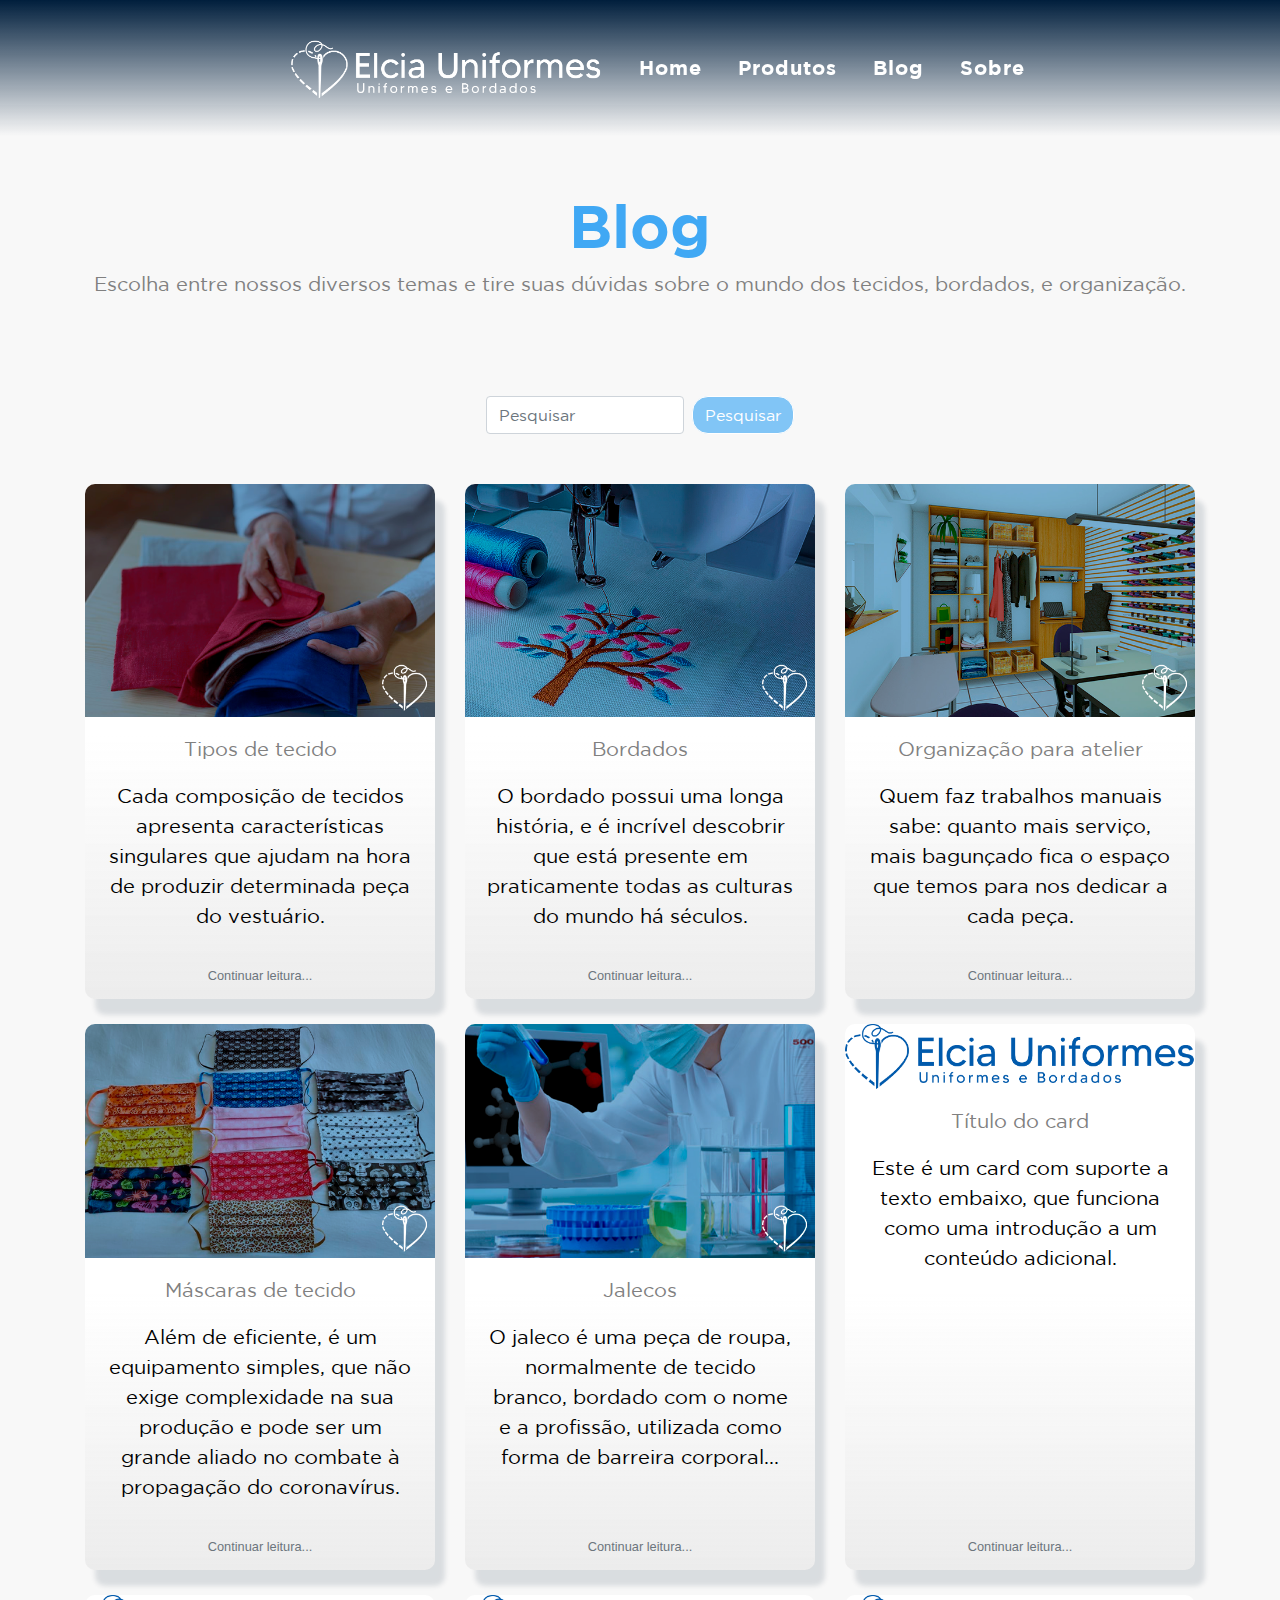
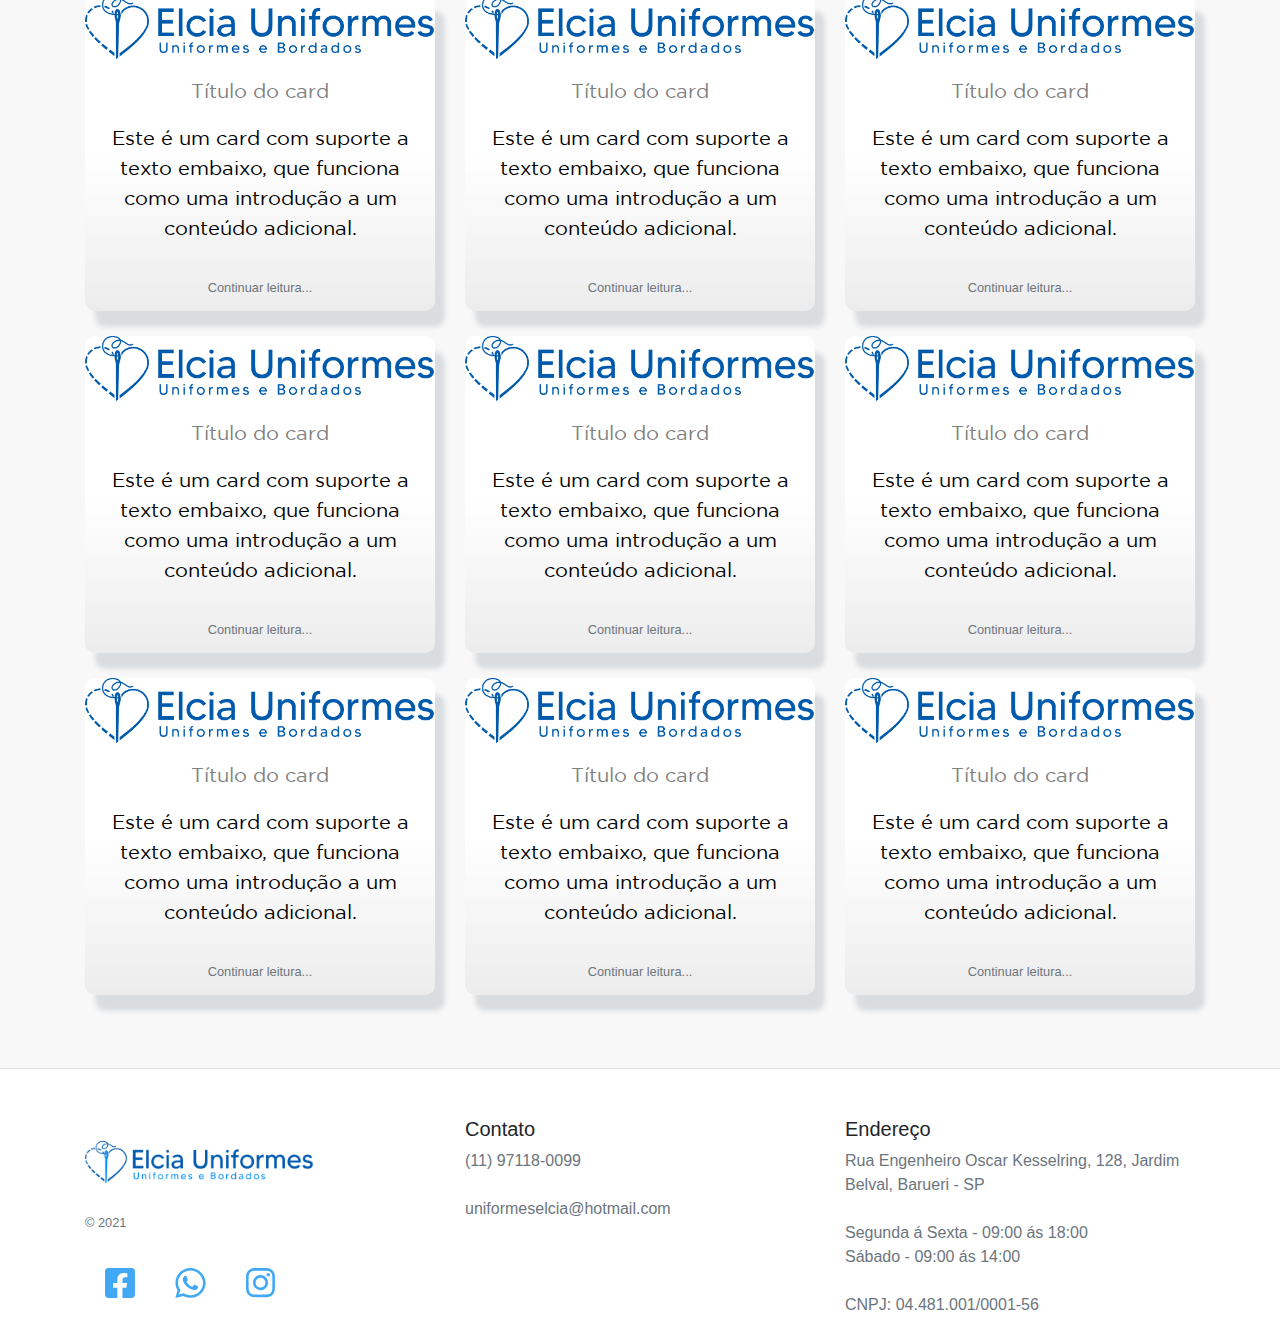
<file: blog.html>
<!DOCTYPE html>
<html lang="pt-br">

<head>
  <!-- Meta tags -->
  <meta charset="utf-8">
  <meta name="viewport" content="width=device-width, initial-scale=1, shrink-to-fit=no">

  <!-- Fontes -->

  <!-- Bootstrap e CSS -->
  <link rel="stylesheet" href="../css/bootstrap.css">
  <link rel="stylesheet" href="../css/style.css">
  <link rel="stylesheet" href="./css/blog.css">

  <title>Blog | Elcia Uniformes</title>

</head>

<body>

    <!--------------------------------------------------------- secao home ------------------------------------------------------------------>
    <div class="secao-home"  id="secao-home">

      <nav class="navbar navbar-expand-md navbar-dark" id="navbar">
        <button class="navbar-toggler" type="button" data-toggle="collapse" data-target="#collapsibleNavbar">
          <span class="navbar-toggler-icon"></span>
        </button>
        <div class="collapse navbar-collapse" id="collapsibleNavbar">
          <ul class="navbar-nav">
            <li class="nav-item">
              <a class="navbar-home" href="./index.html"><img class="navbar-logo" src="../img/logo-header.png" /></a>
            </li>
            <li class="nav-item">
              <a class="navbar-home" href="./index.html">Home</a>
            </li>
            <li class="nav-item">
              <a class="navbar-home" href="./index.html#secao-produtos">Produtos</a>
            </li>
            <li class="nav-item">
              <a class="navbar-home" href="./blog.html">Blog</a>
            </li>    
            <li class="nav-item">
              <a class="navbar-home" href="./index.html#secao-sobre">Sobre</a>
            </li>  
          </ul>
        </div>  
      </nav>

    </div>

    <!--------------------------------------------------------- secao blog ------------------------------------------------------------------>
    <div class="secao-blog"  id="secao-blog">
      <div class="container">

        <div  class="secao-titulo">
            <h1>Blog</h1>
            <h5>Escolha entre nossos diversos temas e tire suas dúvidas sobre o mundo dos tecidos, bordados, e organização.</h5>
        </div>

        <form class="form-inline">
            <input class="form-control mr-sm-2" type="search" placeholder="Pesquisar" aria-label="Pesquisar">
            <button class="btn btn-outline-success my-2 my-sm-0" type="submit">Pesquisar</button>
        </form>

          <div class="card-deck">

            <div class="card">
              <a href="" data-toggle="modal" data-target="#modalBlog1">
                <img class="card-img-top" src="../img/temablog-1.png" alt="Imagem de capa do card">
              </a>
              <div class="card-body">
                <h5 class="card-title">Tipos de tecido</h5>
                <p class="card-text">Cada composição de tecidos apresenta características singulares que ajudam na hora de produzir determinada peça do vestuário.</p>
              </div>
              <a href="" data-toggle="modal" data-target="#modalBlog1">
                <div class="card-footer">
                  <small class="text-muted">Continuar leitura...</small>
                </div>
              </a>
            </div>

            <div class="card">
              <a href="" data-toggle="modal" data-target="#modalBlog2">
                <img class="card-img-top" src="../img/temablog-2.png" alt="Imagem de capa do card">
              </a>
              <div class="card-body">
                <h5 class="card-title">Bordados</h5>
                <p class="card-text">O bordado possui uma longa história, e é incrível descobrir que está presente em praticamente todas as culturas do mundo há séculos.</p>
              </div>
              <a href="" data-toggle="modal" data-target="#modalBlog2">
                <div class="card-footer">
                  <small class="text-muted">Continuar leitura...</small>
                </div>
              </a>
            </div>

            <div class="card">
              <a href="" data-toggle="modal" data-target="#modalBlog3">
                <img class="card-img-top" src="../img/temablog-3.png" alt="Imagem de capa do card">
              </a>
              <div class="card-body">
                <h5 class="card-title">Organização para atelier</h5>
                <p class="card-text">Quem faz trabalhos manuais sabe: quanto mais serviço, mais bagunçado fica o espaço que temos para nos dedicar a cada peça.</p>
              </div>
              <a href="" data-toggle="modal" data-target="#modalBlog3">
                <div class="card-footer">
                  <small class="text-muted">Continuar leitura...</small>
                </div>
              </a>
            </div>
          </div>

          <div class="card-deck">

            <div class="card">
              <a href="" data-toggle="modal" data-target="#modalBlog4">
                <img class="card-img-top" src="../img/temablog-4.png" alt="Imagem de capa do card">
              </a>
              <div class="card-body">
                <h5 class="card-title">Máscaras de tecido</h5>
                <p class="card-text">Além de eficiente, é um equipamento simples, que não exige complexidade na sua produção e pode ser um grande aliado no combate à propagação do coronavírus.</p>
              </div>
              <a href="" data-toggle="modal" data-target="#modalBlog4">
                <div class="card-footer">
                  <small class="text-muted">Continuar leitura...</small>
                </div>
              </a>
            </div>

            <div class="card">
              <a href="" data-toggle="modal" data-target="#modalBlog5">
                <img class="card-img-top" src="../img/temablog-5.png" alt="Imagem de capa do card">
              </a>
              <div class="card-body">
                <h5 class="card-title">Jalecos</h5>
                <p class="card-text">O jaleco é uma peça de roupa, normalmente de tecido branco, bordado com o nome e a profissão, utilizada como forma de barreira corporal...</p>
              </div>
              <a href="" data-toggle="modal" data-target="#modalBlog5">
                <div class="card-footer">
                  <small class="text-muted">Continuar leitura...</small>
                </div>
              </a>
            </div>

            <div class="card">
              <a href="" data-toggle="modal" data-target="#modalBlog1">
                <img class="card-img-top" src="./img/Logoazul.png" alt="Imagem de capa do card">
              </a>
              <div class="card-body">
                <h5 class="card-title">Título do card</h5>
                <p class="card-text">Este é um card com suporte a texto embaixo, que funciona como uma introdução a um conteúdo adicional.</p>
              </div>
              <a href="" data-toggle="modal" data-target="#modalBlog1">
                <div class="card-footer">
                  <small class="text-muted">Continuar leitura...</small>
                </div>
              </a>
            </div>
            
          </div>

          <div class="card-deck">

            <div class="card">
                <a href="" data-toggle="modal" data-target="#modalBlog1">
                  <img class="card-img-top" src="./img/Logoazul.png" alt="Imagem de capa do card">
                </a>
                <div class="card-body">
                  <h5 class="card-title">Título do card</h5>
                  <p class="card-text">Este é um card com suporte a texto embaixo, que funciona como uma introdução a um conteúdo adicional.</p>
                </div>
                <a href="" data-toggle="modal" data-target="#modalBlog1">
                  <div class="card-footer">
                    <small class="text-muted">Continuar leitura...</small>
                  </div>
                </a>
              </div>

              <div class="card">
                <a href="" data-toggle="modal" data-target="#modalBlog1">
                  <img class="card-img-top" src="./img/Logoazul.png" alt="Imagem de capa do card">
                </a>
                <div class="card-body">
                  <h5 class="card-title">Título do card</h5>
                  <p class="card-text">Este é um card com suporte a texto embaixo, que funciona como uma introdução a um conteúdo adicional.</p>
                </div>
                <a href="" data-toggle="modal" data-target="#modalBlog1">
                  <div class="card-footer">
                    <small class="text-muted">Continuar leitura...</small>
                  </div>
                </a>
              </div>

              <div class="card">
                <a href="" data-toggle="modal" data-target="#modalBlog1">
                  <img class="card-img-top" src="./img/Logoazul.png" alt="Imagem de capa do card">
                </a>
                <div class="card-body">
                  <h5 class="card-title">Título do card</h5>
                  <p class="card-text">Este é um card com suporte a texto embaixo, que funciona como uma introdução a um conteúdo adicional.</p>
                </div>
                <a href="" data-toggle="modal" data-target="#modalBlog1">
                  <div class="card-footer">
                    <small class="text-muted">Continuar leitura...</small>
                  </div>
                </a>
              </div>
            
          </div>

          <div class="card-deck">

            <div class="card">
                <a href="" data-toggle="modal" data-target="#modalBlog1">
                  <img class="card-img-top" src="./img/Logoazul.png" alt="Imagem de capa do card">
                </a>
                <div class="card-body">
                  <h5 class="card-title">Título do card</h5>
                  <p class="card-text">Este é um card com suporte a texto embaixo, que funciona como uma introdução a um conteúdo adicional.</p>
                </div>
                <a href="" data-toggle="modal" data-target="#modalBlog1">
                  <div class="card-footer">
                    <small class="text-muted">Continuar leitura...</small>
                  </div>
                </a>
              </div>

              <div class="card">
                <a href="" data-toggle="modal" data-target="#modalBlog1">
                  <img class="card-img-top" src="./img/Logoazul.png" alt="Imagem de capa do card">
                </a>
                <div class="card-body">
                  <h5 class="card-title">Título do card</h5>
                  <p class="card-text">Este é um card com suporte a texto embaixo, que funciona como uma introdução a um conteúdo adicional.</p>
                </div>
                <a href="" data-toggle="modal" data-target="#modalBlog1">
                  <div class="card-footer">
                    <small class="text-muted">Continuar leitura...</small>
                  </div>
                </a>
              </div>

              <div class="card">
                <a href="" data-toggle="modal" data-target="#modalBlog1">
                  <img class="card-img-top" src="./img/Logoazul.png" alt="Imagem de capa do card">
                </a>
                <div class="card-body">
                  <h5 class="card-title">Título do card</h5>
                  <p class="card-text">Este é um card com suporte a texto embaixo, que funciona como uma introdução a um conteúdo adicional.</p>
                </div>
                <a href="" data-toggle="modal" data-target="#modalBlog1">
                  <div class="card-footer">
                    <small class="text-muted">Continuar leitura...</small>
                  </div>
                </a>
              </div>
            
          </div>

          <div class="card-deck">

            <div class="card">
                <a href="" data-toggle="modal" data-target="#modalBlog1">
                  <img class="card-img-top" src="./img/Logoazul.png" alt="Imagem de capa do card">
                </a>
                <div class="card-body">
                  <h5 class="card-title">Título do card</h5>
                  <p class="card-text">Este é um card com suporte a texto embaixo, que funciona como uma introdução a um conteúdo adicional.</p>
                </div>
                <a href="" data-toggle="modal" data-target="#modalBlog1">
                  <div class="card-footer">
                    <small class="text-muted">Continuar leitura...</small>
                  </div>
                </a>
              </div>

              <div class="card">
                <a href="" data-toggle="modal" data-target="#modalBlog1">
                  <img class="card-img-top" src="./img/Logoazul.png" alt="Imagem de capa do card">
                </a>
                <div class="card-body">
                  <h5 class="card-title">Título do card</h5>
                  <p class="card-text">Este é um card com suporte a texto embaixo, que funciona como uma introdução a um conteúdo adicional.</p>
                </div>
                <a href="" data-toggle="modal" data-target="#modalBlog1">
                  <div class="card-footer">
                    <small class="text-muted">Continuar leitura...</small>
                  </div>
                </a>
              </div>

              <div class="card">
                <a href="" data-toggle="modal" data-target="#modalBlog1">
                  <img class="card-img-top" src="./img/Logoazul.png" alt="Imagem de capa do card">
                </a>
                <div class="card-body">
                  <h5 class="card-title">Título do card</h5>
                  <p class="card-text">Este é um card com suporte a texto embaixo, que funciona como uma introdução a um conteúdo adicional.</p>
                </div>
                <a href="" data-toggle="modal" data-target="#modalBlog1">
                  <div class="card-footer">
                    <small class="text-muted">Continuar leitura...</small>
                  </div>
                </a>
              </div>
            
          </div>

      </div>   

      <!-- The Modal #1 -->
      <div class="modal fade" id="modalBlog1">
          <div class="modal-dialog modal-xl modal-dialog-scrollable">
            <div class="modal-content">

              <!-- Modal Header -->
              <div class="modal-header" style="background-image: url(../img/temablog-wide-1.png);">
                <h1 class="modal-title">TIPOS DE TECIDOS</h1>
                <button type="button" class="close" data-dismiss="modal">×</button>
              </div>
            
              <!-- Modal body -->
              <div class="modal-body">
                <p>Há muitos tipos de tecidos no mundo da indústria têxtil que possibilitam a criação de várias modelagens
                  de roupas diferentes. Cada composição de tecidos apresenta características singulares que ajudam na hora
                  de produzir determinada peça do vestuário. Sendo assim, listamos alguns tipos de tecidos.</p>
                <h3>MOLETOM</h3>
                <p>O moletom é aquele parceiro para todas as horas. É despojado, moderno, confortável e versátil. Existem
                  vários tipos de moletom, sendo que alguns são bem quentes, outros mais esportivos e há aqueles com
                  modelagens que ficam bem até em looks casual. Primeiramente, saiba que moletom é um tipo de malha e sua
                  principal característica é ter duas camadas de fios, enquanto os tecidos das camisetas, por exemplo, têm
                  apenas uma. Geralmente, uma dessas camadas é de algodão e a outra pode ser do mesmo material, poliéster
                  ou lã. As peças 100% algodão são melhores para temperaturas amenas, já que não são isolantes, não
                  protegem muito do frio e do vento, e não esquentam tanto. Já os produtos com lã e poliéster são
                  adequados para o inverno. Tanto esses quanto os de algodão podem ou não ter forro felpado, que é a parte
                  de dentro macia ao toque. Para saber a composição do tecido, é só verificar a etiqueta ou as
                  especificações dos produtos na compra online.</p>
                <h3>BRIM</h3>
                <p>O Brim é um tecido resistente de linho, algodão, fibra sintética etc. É um tecido muito apropriado para
                  artesanato, como confecção de bolsas e fuxicos, confecção de roupas resistentes, forros para sofá (só
                  para cobri-los), entre outros. É um tecido muito forte e resistente, ele possui algumas variações na sua
                  composição, podendo ser confeccionado em em algodão, ou em uma mescla de algodão e poliéster, a variação
                  100% algodão é muito utilizada pois suas fibras de algodão proporciona o melhor conforto para quem usa,
                  são exigidos por norma o uso do brim 100% algodão em cozinha, pois se houver algum acidente com fogo o
                  algodão é menos inflamável. Ela sua resistência o brim é muito utilizado em construção civil traz
                  conforto para os funcionários e durabilidade, ou seja, economia para a empresa que fornece o uniforme.
                </p>
                <h3>TACTEL</h3>
                <p>O tactel é feito com fibras sintéticas, geralmente utilizando poliamida. A combinação da fibra
                  sintética e a poliamida confere em um tecido mais resistente, com secagem rápida, bastante usado em
                  bermudas de praia, por exemplo. O tactel á bastante usado também para atividades esportivas por absorver
                  o suor.</p>
                <p>O tactel é um tipo de microfibra com uma estrutura dos fios texturizados, permitindo boa passagem do
                  ar. Com isso, quando exposto ao sol o tecido seca rapidamente. É um material leve, que tem bom caimento
                  no corpo, é versátil, resistente e fácil de lavar.</p>
                <p>Ele é muito utilizado na confecção de uniformes, e é excelente no quesito conforto e durabilidade, e
                  ainda, na absorção de suor.</p>
                <h3>MALHA 100% ALGODÃO</h3>
                <p>Além de possuir uma ótima cobertura e toque macio, a malha 100% algodão é confortável e de alta
                  durabilidade.</p>
                <p>É uma malha bastante versátil, pois é muito utilizada para a confecção de camisetas (gola careca, gola
                  V) básicas e promocionais, regatas, roupas de bebê, uniformes escolares e pijamas. Por ser fabricado em
                  100% algodão, não causa alergia. E ainda, são recomendadas para bordados e silk.</p>
                <p>Então, podemos afirmar que as vantagens de uma malha 100% algodão são: alta durabilidade, boa
                  respirabilidade, permitindo que o calor do corpo saia, maciez, conforto, resistência a lavagens e ao
                  ferro de passar e fácil manuseio.</p>
              </div>

              <!-- Modal footer -->
              <div class="modal-footer">
                <button type="button" class="btn btn-danger" data-dismiss="modal">Fechar</button>
              </div>

            </div>
          </div>
      </div>

      <!-- The Modal #2 -->
      <div class="modal fade" id="modalBlog2">
          <div class="modal-dialog modal-xl modal-dialog-scrollable">
            <div class="modal-content">

              <!-- Modal Header -->
              <div class="modal-header" style="background-image: url(../img/temablog-wide-2.png);">
                <h1 class="modal-title">BORDADO</h1>
                <button type="button" class="close" data-dismiss="modal">×</button>
              </div>

              <!-- Modal body -->
              <div class="modal-body">
                <h3>UM POUCO SOBRE O BORDADO</h3>
                <p>O bordado possui uma longa história, e é incrível descobrir que está presente em praticamente todas as
                  culturas do mundo há séculos. Embora as técnicas possam variar, alguns pontos são quase universais e o
                  princípio de uso da agulha é quase sempre o mesmo.</p>
                <p>Ao contrário de outros artesanatos têxteis, o bordado teve desde suas origens uma função essencialmente
                  estética e não utilitária, e por isso se tornou um campo muito atraente para a arte popular.</p>
                <p>Bordado é a arte de ornamentar os tecidos com fios diferentes, formando desenhos. Esse trabalho
                  executa-se à mão ou à máquina, com agulhas de várias grossuras e feitios, inclusive as de gancho ou
                  crochê. Presume-se que o bordado seja uma das artes aplicadas mais antigas, que deve ter surgido logo
                  após a descoberta da agulha.</p>
                <p>Há várias formas de agregar design à uma roupa. Uma destas formas é o bordado.
                  O bordado é uma técnica que pode ser aplicada antes ou depois da peça ser confeccionada. Ele pode ser
                  aplicado como um pequeno detalhe ou ocupar a peça toda. O importante é que o bordado faça parte do
                  design da roupa e não seja aplicado como um mero adorno.</p>
              </div>

              <!-- Modal footer -->
              <div class="modal-footer">
                <button type="button" class="btn btn-danger" data-dismiss="modal">Fechar</button>
              </div>

            </div>
          </div>
      </div>

      <!-- The Modal #3 -->
      <div class="modal fade" id="modalBlog3">
          <div class="modal-dialog modal-xl modal-dialog-scrollable">
            <div class="modal-content">

              <!-- Modal Header -->
              <div class="modal-header" style="background-image: url(../img/temablog-wide-3.png);">
                <h1 class="modal-title">ORGANIZAÇÃO PARA ATELIER DE COSTURA</h1>
                <button type="button" class="close" data-dismiss="modal">×</button>
              </div>

              <!-- Modal body -->
              <div class="modal-body">
                <p>Quem faz trabalhos manuais sabe: quanto mais serviço, mais bagunçado fica o espaço que temos para nos
                  dedicar a cada peça. Para evitar que o caos tome conta do seu cantinho e te impeça de achar os materiais
                  mais importantes, elaboramos algumas dicas de como organizar um atelier de costura. Com soluções
                  simples, baratas e bem práticas, você vai poder guardar seus tecidos, tintas e ferramentas de modo
                  apropriado, sem precisar perder tempo quando aparecer uma ideia ou produto novo.</p>
                <h3>Dica 1: araras de parede</h3>
                <p>Todo mundo que costura precisa de um espaço para pendurar as peças que está trabalhando naquele
                  momento. Para isso, usar apenas os varões de parede altos. Desse jeito, dá para aproveitar o espaço
                  embaixo com um armário com gavetões.</p>
                <h3>Dica 2: estante com caixotes e potes para miudezas</h3>
                <p>A organização para atelier de costura depende diretamente da quantidade de tecidos e miudezas que a
                  costureira tem, concordam? Por isso, caixas transparentes são extremamente necessárias. Empilhadas, elas
                  organizam botões, fios, agulhas etc.</p>
                <h3>Dicas 3: estante de livros para tecidos</h3>
                <p>Sabem essas estantes feitas para apoiar livros e lembranças que trazem uma proteção em cada
                  prateleira? Você pode usar uma dessas para apoiar os seus tecidos acima da mesa com a máquina de
                  costura. Assim, eles estarão sempre ao alcance da mão! </p>
                <h3>Dica 4: aproveitando o espaço vertical</h3>
                <p>Sabe aquele cantinho que sobra entre tudo e o teto? Sim. Esse é o espaço certo para colocar uma
                  prateleira e enchê-la com caixas organizadoras de coisas que não usamos todos os dias. Lembra que te
                  contamos mais sobre isso no post como transformar seu espaço pequeno em grande?</p>
                <h3>Dica 5: tenha um armário para extras</h3>
                <p>Sim! Toda costureira tem extras! Roupas extras, peças extras, tecidos extras, tintas extras, botões
                  extras. Extras ocupam espaço e podem causar muita bagunça no seu atelier de costura. Para evitar isso,
                  o ideal é ter um cantinho reservado para guardar essas coisas, onde sempre sobra espaço para mais um.
                </p>
              </div>

              <!-- Modal footer -->
              <div class="modal-footer">
                <button type="button" class="btn btn-danger" data-dismiss="modal">Fechar</button>
              </div>

            </div>
          </div>
      </div>

      <!-- The Modal #4 -->
      <div class="modal fade" id="modalBlog4">
          <div class="modal-dialog modal-xl modal-dialog-scrollable">
            <div class="modal-content">

              <!-- Modal Header -->
              <div class="modal-header" style="background-image: url(../img/temablog-wide-4.png);">
                <h1 class="modal-title">MÁSCARAS DE TECIDO</h1>
                <button type="button" class="close" data-dismiss="modal">×</button>
              </div>

              <!-- Modal body -->
              <div class="modal-body">
                <p>A máscara de tecido além de eficiente, é um equipamento simples, que não exige grande complexidade na
                  sua produção e pode ser um grande aliado no combate à propagação do coronavírus, protegendo você e
                  outras pessoas ao seu redor. O Ministério da Saúde afirma que para ser eficiente como uma barreira
                  física, a máscara caseira precisa seguir as seguintes especificações:</p>
                <p>• Ter pelo menos duas camadas de pano</p>
                <p>• Ser individual</p>
                <p>• Serem feitas com algodão, tricoline, TNT ou outros tecidos</p>
                <p>• Devem ser bem higienizadas (o ministério indica água e sabão ou água sanitária na lavagem após o uso)
                </p>
                <p>• Serem feitas nas medidas corretas: cobrindo totalmente a boca e nariz e serem bem ajustadas ao rosto,
                  sem deixar espaços nas laterais.</p>
                <h3>Veja as dicas do Ministério:</h3>
                <p>• Em primeiro lugar, é preciso dizer que a máscara é individual. Não pode ser dividida com ninguém, nem
                  com mãe, filho, irmão, marido, esposa etc. Então se a sua família é grande, saiba que cada um tem que
                  ter a sua máscara, ou máscaras;</p>
                <p>• A máscara deve ser usada por cerca de duas horas. Depois desse tempo, é preciso trocar. Então, o
                  ideal é que cada pessoa tenha pelo menos duas máscaras de pano;</p>
                <p>• Mas atenção: a máscara serve de barreira física ao vírus. Por isso, é preciso que ela tenha pelo
                  menos duas camadas de pano, ou seja, dupla face;</p>
                <p>• Também é importante ter elásticos ou tiras para amarrar acima das orelhas e abaixo da nuca. Desse
                  jeito, o pano estará sempre protegendo a boca e o nariz e não restarão espaços no rosto;</p>
                <p>• Use a máscara sempre que precisar sair de casa. Saia sempre com pelo menos uma reserva e leve uma
                  sacola para guardar a máscara suja, quando precisar trocar;</p>
                <p>• Chegando em casa, lave as máscaras usadas com sabão ou água sanitária. Deixe de molho por cerca de
                  dez minutos;</p>
                <p>• Para cumprir essa missão de proteção contra o coronavírus, serve qualquer pedaço de tecido.</p>
              </div>

              <!-- Modal footer -->
              <div class="modal-footer">
                <button type="button" class="btn btn-danger" data-dismiss="modal">Fechar</button>
              </div>

            </div>
          </div>
      </div>

      <!-- The Modal #5 -->
      <div class="modal fade" id="modalBlog5">
          <div class="modal-dialog modal-xl modal-dialog-scrollable">
            <div class="modal-content">

              <!-- Modal Header -->
              <div class="modal-header" style="background-image: url(../img/temablog-wide-5.png);">
                <h1 class="modal-title">JALECOS</h1>
                <button type="button" class="close" data-dismiss="modal">×</button>
              </div>

              <!-- Modal body -->
              <div class="modal-body">
                <p>O jaleco é uma peça de roupa, normalmente de tecido branco, bordado com o nome e a profissão, utilizada
                  como forma de barreira corporal em hospitais, laboratórios, fábricas, restaurantes, escolas, entre
                  outros.
                  Em muitos desses lugares, onde é importante haver higiene e assepsia, o seu uso é obrigatório. Em outros
                  momentos o seu uso é facultativo, caso não existam problemas reais de biossegurança.
                </p>
                <p>É frequentemente usado por médicos, biomédicos, enfermeiros, farmacêuticos, fisioterapeutas, biólogos,
                  psicólogos, nutricionistas e outros profissionais da área da saúde e pesquisa, sendo a sua imagem
                  associada a estes profissionais.
                  No entanto, é também utilizada por profissionais de outros grupos sociais, como cozinheiros - dado ser
                  muito fácil detectar uma mancha na cor branca, fomenta uma atitude cuidadosa com o manuseio e interação
                  com os materiais/pessoas, bem como a troca/substituição frequente por uma peça limpa, além de
                  professores que lecionam em escolas onde há o quadro negro, para que o traje social não se suje, devido
                  ao uso do giz.
                </p>
                <h3>JALECOS PARA PROFESSORES</h3>
                <p>Os jalecos para professores são comumente adquiridos no formato cavado com bolsos para facilitar o
                  acesso a gizes e canetas. Apesar de serem oferecidos no padrão branco, há a possibilidade de adquiri-los
                  em cores variadas e modelagens. Outra questão importante é que este tipo de jaleco pode conter
                  personalizações como bordados, por exemplo.</p>
                <h3>JALECOS PARA LABORATÓRIOS</h3>
                <p>Nós laboratórios o jaleco tem a função de proteger a pele e as roupas do profissional nas diversas
                  atividades laboratoriais (coleta de amostras, manuseio de material biológico ou químico), e no contato
                  com as superfícies, objetos e equipamentos do laboratório que podem estar contaminados. Para isso, eles
                  devem ser brancos, possuir comprimento abaixo dos joelhos, com mangas longas, fechamento frontal com
                  botões, até a altura do pescoço e ser confeccionado em tecido de algodão ou misto, não inflamável.</p>
              </div>

              <!-- Modal footer -->
              <div class="modal-footer">
                <button type="button" class="btn btn-danger" data-dismiss="modal">Fechar</button>
              </div>

            </div>
          </div>
      </div>
    </div>

    <!--------------------------------------------------------- secao footer----------------------------------------------------------------->
    <footer class="pt-4 my-md-5 pt-md-5 border-top" id="secao-footer">
      <div class="container">

        <div class="row">
          <div class="col-12 col-md">

            <a href="#secao-home">
              <img class="mb-2" src="./img/logo-footer.png" alt="" width="230">
            </a>
            <small class="d-block mb-3 text-muted">© 2021</small>
            <div class="redes-sociais">

              <a href="https://www.facebook.com/uniformeselcia/" target="_blank">
                <img class="facebook" src="../img/facebook-square-1@2x.svg" />
              </a>

              <a href="https://api.whatsapp.com/message/HAW627O2C4D6J1" target="_blank">
                <img class="whatsapp" src="../img/whatsapp-1@2x.svg" />
              </a>  

              <a href="https://www.instagram.com/uniformeselcia/"  target="_blank">
                <img class="instagram" src="../img/Instagram.svg" />
              </a>

            </div>
          </div>
          <div class="col-6 col-md">
            <h5>Contato</h5>
            <ul class="list-unstyled text-small">
              <li><a class="text-muted" href="#secao-footer">(11) 97118-0099</a></li>
              <li><a class="text-muted" href="#secao-footer"><br/></a>
              <li><a class="text-muted" href="#secao-footer">uniformeselcia@hotmail.com</a></li>
            </ul>
          </div>
          <div class="col-6 col-md">
            <h5>Endereço</h5>
            <ul class="list-unstyled text-small">
              <li><a class="text-muted" href="#secao-footer">Rua Engenheiro Oscar Kesselring, 128, Jardim Belval, Barueri - SP</a></li>
              <li><a class="text-muted" href="#secao-footer"><br/></a>
              <li><a class="text-muted" href="#secao-footer">Segunda á Sexta - 09:00 ás 18:00</a></li>
              <li><a class="text-muted" href="#secao-footer">Sábado - 09:00 ás 14:00</a></li>
              <li><a class="text-muted" href="#secao-footer"><br/></a>
                <li><a class="text-muted" href="#secao-footer">CNPJ: 04.481.001/0001-56</a></li>
            </ul>
          </div>
        </div>



      </div>
    </footer>
    
    <!--------------------------------------------------------------------------------------------------------------------------------------->


  <!-- JavaScript (Opcional) -->
  <!-- jQuery primeiro, depois Popper.js, depois Bootstrap JS -->
  <script src="https://code.jquery.com/jquery-3.3.1.slim.min.js"
    integrity="sha384-q8i/X+965DzO0rT7abK41JStQIAqVgRVzpbzo5smXKp4YfRvH+8abtTE1Pi6jizo" crossorigin="anonymous">
  </script>
  <script src="https://cdnjs.cloudflare.com/ajax/libs/popper.js/1.14.3/umd/popper.min.js"
    integrity="sha384-ZMP7rVo3mIykV+2+9J3UJ46jBk0WLaUAdn689aCwoqbBJiSnjAK/l8WvCWPIPm49" crossorigin="anonymous">
  </script>
  <script src="https://stackpath.bootstrapcdn.com/bootstrap/4.1.3/js/bootstrap.min.js"
    integrity="sha384-ChfqqxuZUCnJSK3+MXmPNIyE6ZbWh2IMqE241rYiqJxyMiZ6OW/JmZQ5stwEULTy" crossorigin="anonymous">
  </script>
  <script src="../js/w3.js"></script>
  <script src="../js/codeply.js"></script>
  <script src="./js/howto.js"></script>
</body>

</html>
</file>
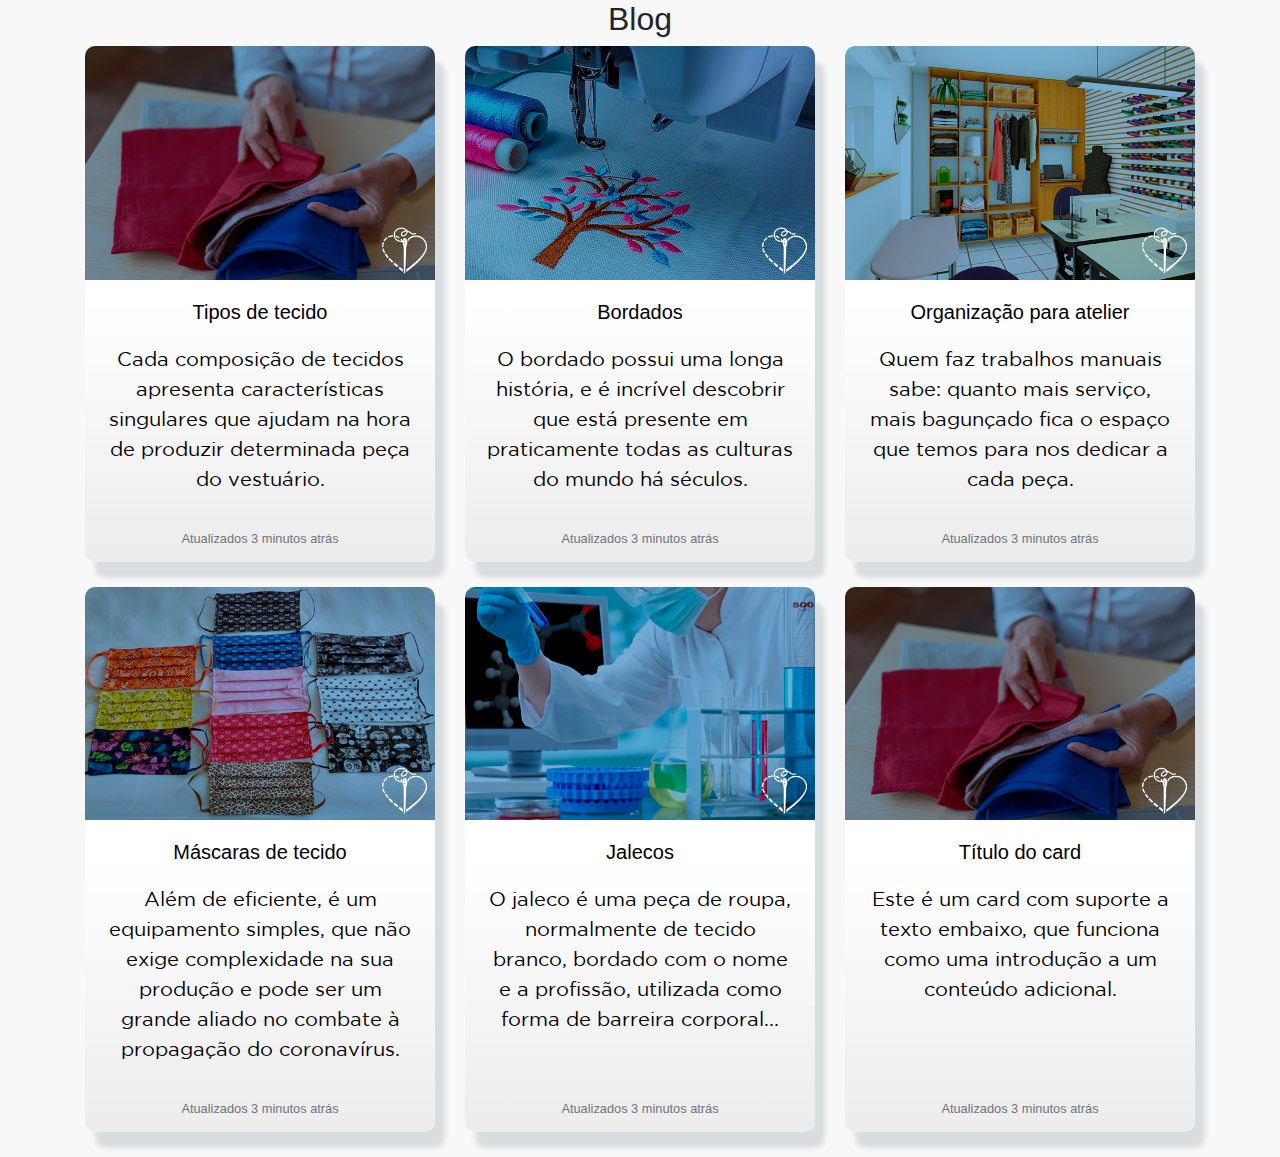
<file: secoes/secao-blog.html>
<!DOCTYPE html>
<html lang="pt-br">

<head>
  <!-- Meta tags -->
  <meta charset="utf-8">
  <meta name="viewport" content="width=device-width, initial-scale=1, shrink-to-fit=no">

  <!-- Fontes -->

  <!-- Bootstrap e CSS -->
  <link rel="stylesheet" href="../css/bootstrap.css">
  <link rel="stylesheet" href="../css/style.css">
  
  
  <title>Home | Elcia Uniformes</title>

</head>

<body>

  <div class="company-stage">

    <!--------------------------------------------------------- secao home ---------------------------------------------------------->

    <!--------------------------------------------------------- secao diferenciais ---------------------------------------------------------->

    <!--------------------------------------------------------- secao produtos ---------------------------------------------------------->

    <!--------------------------------------------------------- secao blog ---------------------------------------------------------->
    <div class="secao-blog">
      <div class="container">

        <div class="product-rail" id="products">
          <div class="product-rail__text product-rail__text--large">
            <h2 class="product-rail__heading product-rail__heading--large">Blog</h2>
          </div>
        </div>

          <div class="card-deck">
            <div class="card">
              <img class="card-img-top" src="../img/temablog-1.png" alt="Imagem de capa do card">
              <div class="card-body">
                <h5 class="card-title">Tipos de tecido</h5>
                <p class="card-text">Cada composição de tecidos apresenta características singulares que ajudam na hora de produzir determinada peça do vestuário.</p>
              </div>
              <div class="card-footer">
                <small class="text-muted">Atualizados 3 minutos atrás</small>
              </div>
            </div>
            <div class="card">
              <img class="card-img-top" src="../img/temablog-2.png" alt="Imagem de capa do card">
              <div class="card-body">
                <h5 class="card-title">Bordados</h5>
                <p class="card-text">O bordado possui uma longa história, e é incrível descobrir que está presente em praticamente todas as culturas do mundo há séculos.</p>
              </div>
              <div class="card-footer">
                <small class="text-muted">Atualizados 3 minutos atrás</small>
              </div>
            </div>
            <div class="card">
              <img class="card-img-top" src="../img/temablog-3.png" alt="Imagem de capa do card">
              <div class="card-body">
                <h5 class="card-title">Organização para atelier</h5>
                <p class="card-text">Quem faz trabalhos manuais sabe: quanto mais serviço, mais bagunçado fica o espaço que temos para nos dedicar a cada peça.</p>
              </div>
              <div class="card-footer">
                <small class="text-muted">Atualizados 3 minutos atrás</small>
              </div>
            </div>
          </div>
          
          <div class="card-deck">
            <div class="card">
              <img class="card-img-top" src="../img/temablog-4.png" alt="Imagem de capa do card">
              <div class="card-body">
                <h5 class="card-title">Máscaras de tecido</h5>
                <p class="card-text">Além de eficiente, é um equipamento simples, que não exige complexidade na sua produção e pode ser um grande aliado no combate à propagação do coronavírus.</p>
              </div>
              <div class="card-footer">
                <small class="text-muted">Atualizados 3 minutos atrás</small>
              </div>
            </div>
            <div class="card">
              <img class="card-img-top" src="../img/temablog-5.png" alt="Imagem de capa do card">
              <div class="card-body">
                <h5 class="card-title">Jalecos</h5>
                <p class="card-text">O jaleco é uma peça de roupa, normalmente de tecido branco, bordado com o nome e a profissão, utilizada como forma de barreira corporal...</p>
              </div>
              <div class="card-footer">
                <small class="text-muted">Atualizados 3 minutos atrás</small>
              </div>
            </div>
            <div class="card">
              <img class="card-img-top" src="../img/temablog-1.png" alt="Imagem de capa do card">
              <div class="card-body">
                <h5 class="card-title">Título do card</h5>
                <p class="card-text">Este é um card com suporte a texto embaixo, que funciona como uma introdução a um conteúdo adicional.</p>
              </div>
              <div class="card-footer">
                <small class="text-muted">Atualizados 3 minutos atrás</small>
              </div>
            </div>
            
          </div>
      </div>   

      <!-- The Modal #1 -->
      <div class="modal" id="modalBlog1">
          <div class="modal-dialog modal-xl modal-dialog-scrollable">
            <div class="modal-content">

              <!-- Modal Header -->
              <div class="modal-header" style="background-image: url(../img/temablog-wide-1.png);">
                <h1 class="modal-title">TIPOS DE TECIDOS</h1>
                <button type="button" class="close" data-dismiss="modal">×</button>
              </div>

              <!-- Modal body -->
              <div class="modal-body">
                <p>Há muitos tipos de tecidos no mundo da indústria têxtil que possibilitam a criação de várias modelagens
                  de roupas diferentes. Cada composição de tecidos apresenta características singulares que ajudam na hora
                  de produzir determinada peça do vestuário. Sendo assim, listamos alguns tipos de tecidos.</p>
                <h3>MOLETOM</h3>
                <p>O moletom é aquele parceiro para todas as horas. É despojado, moderno, confortável e versátil. Existem
                  vários tipos de moletom, sendo que alguns são bem quentes, outros mais esportivos e há aqueles com
                  modelagens que ficam bem até em looks casual. Primeiramente, saiba que moletom é um tipo de malha e sua
                  principal característica é ter duas camadas de fios, enquanto os tecidos das camisetas, por exemplo, têm
                  apenas uma. Geralmente, uma dessas camadas é de algodão e a outra pode ser do mesmo material, poliéster
                  ou lã. As peças 100% algodão são melhores para temperaturas amenas, já que não são isolantes, não
                  protegem muito do frio e do vento, e não esquentam tanto. Já os produtos com lã e poliéster são
                  adequados para o inverno. Tanto esses quanto os de algodão podem ou não ter forro felpado, que é a parte
                  de dentro macia ao toque. Para saber a composição do tecido, é só verificar a etiqueta ou as
                  especificações dos produtos na compra online.</p>
                <h3>BRIM</h3>
                <p>O Brim é um tecido resistente de linho, algodão, fibra sintética etc. É um tecido muito apropriado para
                  artesanato, como confecção de bolsas e fuxicos, confecção de roupas resistentes, forros para sofá (só
                  para cobri-los), entre outros. É um tecido muito forte e resistente, ele possui algumas variações na sua
                  composição, podendo ser confeccionado em em algodão, ou em uma mescla de algodão e poliéster, a variação
                  100% algodão é muito utilizada pois suas fibras de algodão proporciona o melhor conforto para quem usa,
                  são exigidos por norma o uso do brim 100% algodão em cozinha, pois se houver algum acidente com fogo o
                  algodão é menos inflamável. Ela sua resistência o brim é muito utilizado em construção civil traz
                  conforto para os funcionários e durabilidade, ou seja, economia para a empresa que fornece o uniforme.
                </p>
                <h3>TACTEL</h3>
                <p>O tactel é feito com fibras sintéticas, geralmente utilizando poliamida. A combinação da fibra
                  sintética e a poliamida confere em um tecido mais resistente, com secagem rápida, bastante usado em
                  bermudas de praia, por exemplo. O tactel á bastante usado também para atividades esportivas por absorver
                  o suor.</p>
                <p>O tactel é um tipo de microfibra com uma estrutura dos fios texturizados, permitindo boa passagem do
                  ar. Com isso, quando exposto ao sol o tecido seca rapidamente. É um material leve, que tem bom caimento
                  no corpo, é versátil, resistente e fácil de lavar.</p>
                <p>Ele é muito utilizado na confecção de uniformes, e é excelente no quesito conforto e durabilidade, e
                  ainda, na absorção de suor.</p>
                <h3>MALHA 100% ALGODÃO</h3>
                <p>Além de possuir uma ótima cobertura e toque macio, a malha 100% algodão é confortável e de alta
                  durabilidade.</p>
                <p>É uma malha bastante versátil, pois é muito utilizada para a confecção de camisetas (gola careca, gola
                  V) básicas e promocionais, regatas, roupas de bebê, uniformes escolares e pijamas. Por ser fabricado em
                  100% algodão, não causa alergia. E ainda, são recomendadas para bordados e silk.</p>
                <p>Então, podemos afirmar que as vantagens de uma malha 100% algodão são: alta durabilidade, boa
                  respirabilidade, permitindo que o calor do corpo saia, maciez, conforto, resistência a lavagens e ao
                  ferro de passar e fácil manuseio.</p>
              </div>

              <!-- Modal footer -->
              <div class="modal-footer">
                <button type="button" class="btn btn-danger" data-dismiss="modal">Fechar</button>
              </div>

            </div>
          </div>
      </div>

      <!-- The Modal #2 -->
      <div class="modal" id="modalBlog2">
          <div class="modal-dialog modal-xl modal-dialog-scrollable">
            <div class="modal-content">

              <!-- Modal Header -->
              <div class="modal-header" style="background-image: url(../img/temablog-wide-2.png);">
                <h1 class="modal-title">BORDADO</h1>
                <button type="button" class="close" data-dismiss="modal">×</button>
              </div>

              <!-- Modal body -->
              <div class="modal-body">
                <h3>UM POUCO SOBRE O BORDADO</h3>
                <p>O bordado possui uma longa história, e é incrível descobrir que está presente em praticamente todas as
                  culturas do mundo há séculos. Embora as técnicas possam variar, alguns pontos são quase universais e o
                  princípio de uso da agulha é quase sempre o mesmo.</p>
                <p>Ao contrário de outros artesanatos têxteis, o bordado teve desde suas origens uma função essencialmente
                  estética e não utilitária, e por isso se tornou um campo muito atraente para a arte popular.</p>
                <p>Bordado é a arte de ornamentar os tecidos com fios diferentes, formando desenhos. Esse trabalho
                  executa-se à mão ou à máquina, com agulhas de várias grossuras e feitios, inclusive as de gancho ou
                  crochê. Presume-se que o bordado seja uma das artes aplicadas mais antigas, que deve ter surgido logo
                  após a descoberta da agulha.</p>
                <p>Há várias formas de agregar design à uma roupa. Uma destas formas é o bordado.
                  O bordado é uma técnica que pode ser aplicada antes ou depois da peça ser confeccionada. Ele pode ser
                  aplicado como um pequeno detalhe ou ocupar a peça toda. O importante é que o bordado faça parte do
                  design da roupa e não seja aplicado como um mero adorno.</p>
              </div>

              <!-- Modal footer -->
              <div class="modal-footer">
                <button type="button" class="btn btn-danger" data-dismiss="modal">Fechar</button>
              </div>

            </div>
          </div>
      </div>

      <!-- The Modal #3 -->
      <div class="modal" id="modalBlog3">
          <div class="modal-dialog modal-xl modal-dialog-scrollable">
            <div class="modal-content">

              <!-- Modal Header -->
              <div class="modal-header" style="background-image: url(../img/temablog-wide-3.png);">
                <h1 class="modal-title">ORGANIZAÇÃO PARA ATELIER DE COSTURA</h1>
                <button type="button" class="close" data-dismiss="modal">×</button>
              </div>

              <!-- Modal body -->
              <div class="modal-body">
                <p>Quem faz trabalhos manuais sabe: quanto mais serviço, mais bagunçado fica o espaço que temos para nos
                  dedicar a cada peça. Para evitar que o caos tome conta do seu cantinho e te impeça de achar os materiais
                  mais importantes, elaboramos algumas dicas de como organizar um atelier de costura. Com soluções
                  simples, baratas e bem práticas, você vai poder guardar seus tecidos, tintas e ferramentas de modo
                  apropriado, sem precisar perder tempo quando aparecer uma ideia ou produto novo.</p>
                <h3>Dica 1: araras de parede</h3>
                <p>Todo mundo que costura precisa de um espaço para pendurar as peças que está trabalhando naquele
                  momento. Para isso, usar apenas os varões de parede altos. Desse jeito, dá para aproveitar o espaço
                  embaixo com um armário com gavetões.</p>
                <h3>Dica 2: estante com caixotes e potes para miudezas</h3>
                <p>A organização para atelier de costura depende diretamente da quantidade de tecidos e miudezas que a
                  costureira tem, concordam? Por isso, caixas transparentes são extremamente necessárias. Empilhadas, elas
                  organizam botões, fios, agulhas etc.</p>
                <h3>Dicas 3: estante de livros para tecidos</h3>
                <p>Sabem essas estantes feitas para apoiar livros e lembranças que trazem uma proteção em cada
                  prateleira? Você pode usar uma dessas para apoiar os seus tecidos acima da mesa com a máquina de
                  costura. Assim, eles estarão sempre ao alcance da mão! </p>
                <h3>Dica 4: aproveitando o espaço vertical</h3>
                <p>Sabe aquele cantinho que sobra entre tudo e o teto? Sim. Esse é o espaço certo para colocar uma
                  prateleira e enchê-la com caixas organizadoras de coisas que não usamos todos os dias. Lembra que te
                  contamos mais sobre isso no post como transformar seu espaço pequeno em grande?</p>
                <h3>Dica 5: tenha um armário para extras</h3>
                <p>Sim! Toda costureira tem extras! Roupas extras, peças extras, tecidos extras, tintas extras, botões
                  extras. Extras ocupam espaço e podem causar muita bagunça no seu atelier de costura. Para evitar isso,
                  o ideal é ter um cantinho reservado para guardar essas coisas, onde sempre sobra espaço para mais um.
                </p>
              </div>

              <!-- Modal footer -->
              <div class="modal-footer">
                <button type="button" class="btn btn-danger" data-dismiss="modal">Fechar</button>
              </div>

            </div>
          </div>
      </div>

      <!-- The Modal #4 -->
      <div class="modal" id="modalBlog4">
          <div class="modal-dialog modal-xl modal-dialog-scrollable">
            <div class="modal-content">

              <!-- Modal Header -->
              <div class="modal-header" style="background-image: url(../img/temablog-wide-4.png);">
                <h1 class="modal-title">MÁSCARAS DE TECIDO</h1>
                <button type="button" class="close" data-dismiss="modal">×</button>
              </div>

              <!-- Modal body -->
              <div class="modal-body">
                <p>A máscara de tecido além de eficiente, é um equipamento simples, que não exige grande complexidade na
                  sua produção e pode ser um grande aliado no combate à propagação do coronavírus, protegendo você e
                  outras pessoas ao seu redor. O Ministério da Saúde afirma que para ser eficiente como uma barreira
                  física, a máscara caseira precisa seguir as seguintes especificações:</p>
                <p>• Ter pelo menos duas camadas de pano</p>
                <p>• Ser individual</p>
                <p>• Serem feitas com algodão, tricoline, TNT ou outros tecidos</p>
                <p>• Devem ser bem higienizadas (o ministério indica água e sabão ou água sanitária na lavagem após o uso)
                </p>
                <p>• Serem feitas nas medidas corretas: cobrindo totalmente a boca e nariz e serem bem ajustadas ao rosto,
                  sem deixar espaços nas laterais.</p>
                <h3>Veja as dicas do Ministério:</h3>
                <p>• Em primeiro lugar, é preciso dizer que a máscara é individual. Não pode ser dividida com ninguém, nem
                  com mãe, filho, irmão, marido, esposa etc. Então se a sua família é grande, saiba que cada um tem que
                  ter a sua máscara, ou máscaras;</p>
                <p>• A máscara deve ser usada por cerca de duas horas. Depois desse tempo, é preciso trocar. Então, o
                  ideal é que cada pessoa tenha pelo menos duas máscaras de pano;</p>
                <p>• Mas atenção: a máscara serve de barreira física ao vírus. Por isso, é preciso que ela tenha pelo
                  menos duas camadas de pano, ou seja, dupla face;</p>
                <p>• Também é importante ter elásticos ou tiras para amarrar acima das orelhas e abaixo da nuca. Desse
                  jeito, o pano estará sempre protegendo a boca e o nariz e não restarão espaços no rosto;</p>
                <p>• Use a máscara sempre que precisar sair de casa. Saia sempre com pelo menos uma reserva e leve uma
                  sacola para guardar a máscara suja, quando precisar trocar;</p>
                <p>• Chegando em casa, lave as máscaras usadas com sabão ou água sanitária. Deixe de molho por cerca de
                  dez minutos;</p>
                <p>• Para cumprir essa missão de proteção contra o coronavírus, serve qualquer pedaço de tecido.</p>
              </div>

              <!-- Modal footer -->
              <div class="modal-footer">
                <button type="button" class="btn btn-danger" data-dismiss="modal">Fechar</button>
              </div>

            </div>
          </div>
      </div>

      <!-- The Modal #5 -->
      <div class="modal" id="modalBlog5">
          <div class="modal-dialog modal-xl modal-dialog-scrollable">
            <div class="modal-content">

              <!-- Modal Header -->
              <div class="modal-header" style="background-image: url(../img/temablog-wide-5.png);">
                <h1 class="modal-title">JALECOS</h1>
                <button type="button" class="close" data-dismiss="modal">×</button>
              </div>

              <!-- Modal body -->
              <div class="modal-body">
                <p>O jaleco é uma peça de roupa, normalmente de tecido branco, bordado com o nome e a profissão, utilizada
                  como forma de barreira corporal em hospitais, laboratórios, fábricas, restaurantes, escolas, entre
                  outros.
                  Em muitos desses lugares, onde é importante haver higiene e assepsia, o seu uso é obrigatório. Em outros
                  momentos o seu uso é facultativo, caso não existam problemas reais de biossegurança.
                </p>
                <p>É frequentemente usado por médicos, biomédicos, enfermeiros, farmacêuticos, fisioterapeutas, biólogos,
                  psicólogos, nutricionistas e outros profissionais da área da saúde e pesquisa, sendo a sua imagem
                  associada a estes profissionais.
                  No entanto, é também utilizada por profissionais de outros grupos sociais, como cozinheiros - dado ser
                  muito fácil detectar uma mancha na cor branca, fomenta uma atitude cuidadosa com o manuseio e interação
                  com os materiais/pessoas, bem como a troca/substituição frequente por uma peça limpa, além de
                  professores que lecionam em escolas onde há o quadro negro, para que o traje social não se suje, devido
                  ao uso do giz.
                </p>
                <h3>JALECOS PARA PROFESSORES</h3>
                <p>Os jalecos para professores são comumente adquiridos no formato cavado com bolsos para facilitar o
                  acesso a gizes e canetas. Apesar de serem oferecidos no padrão branco, há a possibilidade de adquiri-los
                  em cores variadas e modelagens. Outra questão importante é que este tipo de jaleco pode conter
                  personalizações como bordados, por exemplo.</p>
                <h3>JALECOS PARA LABORATÓRIOS</h3>
                <p>Nós laboratórios o jaleco tem a função de proteger a pele e as roupas do profissional nas diversas
                  atividades laboratoriais (coleta de amostras, manuseio de material biológico ou químico), e no contato
                  com as superfícies, objetos e equipamentos do laboratório que podem estar contaminados. Para isso, eles
                  devem ser brancos, possuir comprimento abaixo dos joelhos, com mangas longas, fechamento frontal com
                  botões, até a altura do pescoço e ser confeccionado em tecido de algodão ou misto, não inflamável.</p>
              </div>

              <!-- Modal footer -->
              <div class="modal-footer">
                <button type="button" class="btn btn-danger" data-dismiss="modal">Fechar</button>
              </div>

            </div>
          </div>
      </div>
    </div>
    <!--------------------------------------------------------- secao mapa ---------------------------------------------------------->
    
    <!--------------------------------------------------------- secao sobre ------------------------------------------------------------>
    
    <!--------------------------------------------------------- secao footer--------------------------------------------------------->
    
    <!--------------------------------------------------------- final ---------------------------------------------------------->
  </div>


  <!-- JavaScript (Opcional) -->
  <!-- jQuery primeiro, depois Popper.js, depois Bootstrap JS -->
  <script src="https://code.jquery.com/jquery-3.3.1.slim.min.js"
    integrity="sha384-q8i/X+965DzO0rT7abK41JStQIAqVgRVzpbzo5smXKp4YfRvH+8abtTE1Pi6jizo" crossorigin="anonymous">
  </script>
  <script src="https://cdnjs.cloudflare.com/ajax/libs/popper.js/1.14.3/umd/popper.min.js"
    integrity="sha384-ZMP7rVo3mIykV+2+9J3UJ46jBk0WLaUAdn689aCwoqbBJiSnjAK/l8WvCWPIPm49" crossorigin="anonymous">
  </script>
  <script src="https://stackpath.bootstrapcdn.com/bootstrap/4.1.3/js/bootstrap.min.js"
    integrity="sha384-ChfqqxuZUCnJSK3+MXmPNIyE6ZbWh2IMqE241rYiqJxyMiZ6OW/JmZQ5stwEULTy" crossorigin="anonymous">
  </script>
  <script src="../js/w3.js"></script>
  <script src="../js/codeply.js"></script>
</body>

</html>
</file>
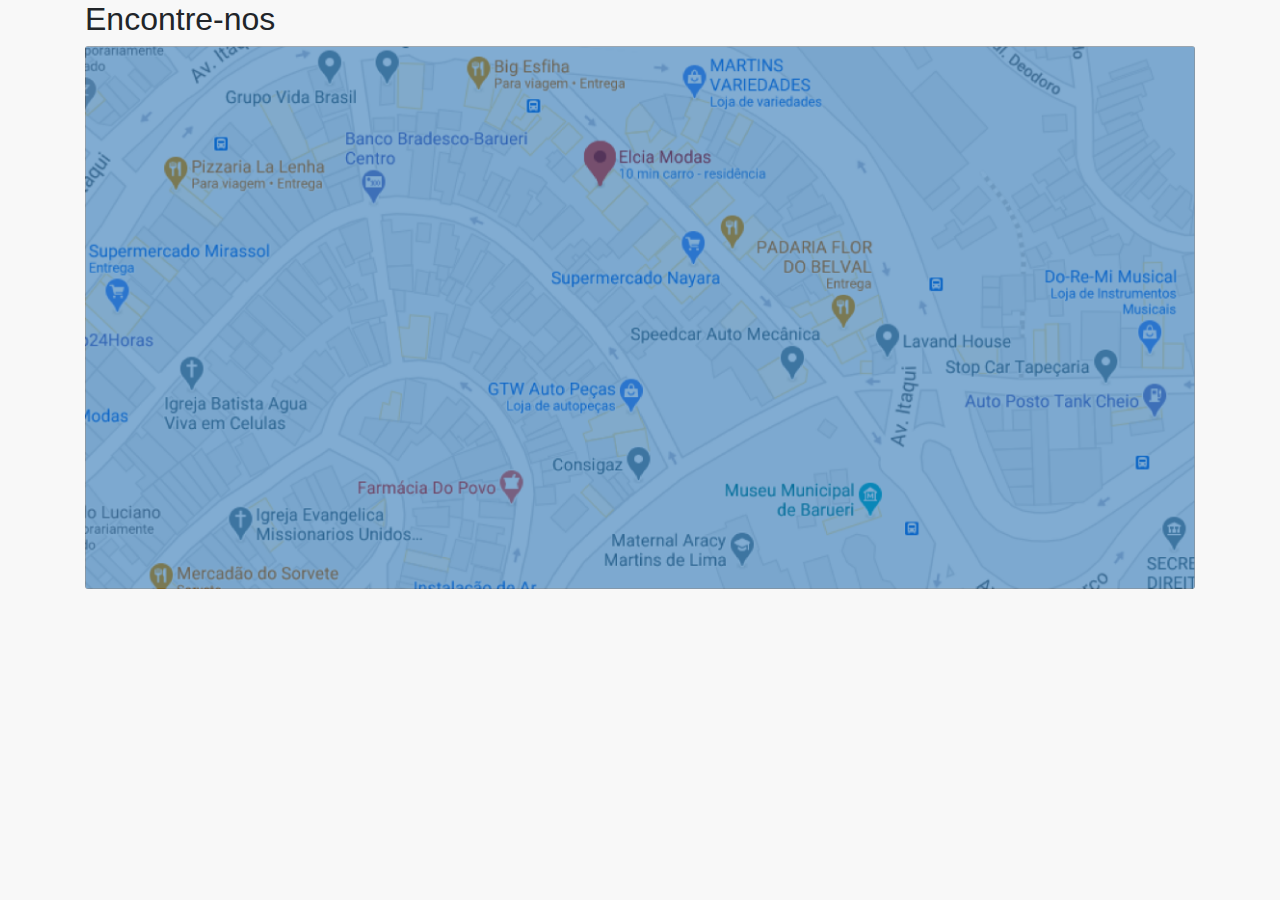
<file: secoes/secao-mapa.html>
<!DOCTYPE html>
<html lang="pt-br">

<head>
  <!-- Meta tags -->
  <meta charset="utf-8">
  <meta name="viewport" content="width=device-width, initial-scale=1, shrink-to-fit=no">

  <!-- Fontes -->

  <!-- Bootstrap e CSS -->
  <link rel="stylesheet" href="../css/bootstrap.css">
  <link rel="stylesheet" href="../css/style.css">
  
  
  <title>Home | Elcia Uniformes</title>

</head>

<body>

  <div class="company-stage">

    <!--------------------------------------------------------- secao home ---------------------------------------------------------->

    <!--------------------------------------------------------- secao diferenciais ---------------------------------------------------------->

    <!--------------------------------------------------------- secao produtos ---------------------------------------------------------->

    <!--------------------------------------------------------- secao blog ---------------------------------------------------------->
    
    <!--------------------------------------------------------- secao mapa ---------------------------------------------------------->
    <div class="secao-mapa">
      <div class="container">
        <div class="product-rail" id="products">
          <div class="product-rail__text product-rail__text--large">
            <h2 class="product-rail__heading product-rail__heading--large">Encontre-nos</h2>
          </div>
        </div>
        
        <div class="card">
          <img class="card-img" src="../img/mapa.png" alt="Imagem do card">
          <div class="card-img-overlay">
            
          </div>
        </div>
            
          
        
      </div>
    </div>
    <!--------------------------------------------------------- secao sobre ------------------------------------------------------------>
    
    <!--------------------------------------------------------- secao footer--------------------------------------------------------->
    
    <!--------------------------------------------------------- final ---------------------------------------------------------->
  </div>


  <!-- JavaScript (Opcional) -->
  <!-- jQuery primeiro, depois Popper.js, depois Bootstrap JS -->
  <script src="https://code.jquery.com/jquery-3.3.1.slim.min.js"
    integrity="sha384-q8i/X+965DzO0rT7abK41JStQIAqVgRVzpbzo5smXKp4YfRvH+8abtTE1Pi6jizo" crossorigin="anonymous">
  </script>
  <script src="https://cdnjs.cloudflare.com/ajax/libs/popper.js/1.14.3/umd/popper.min.js"
    integrity="sha384-ZMP7rVo3mIykV+2+9J3UJ46jBk0WLaUAdn689aCwoqbBJiSnjAK/l8WvCWPIPm49" crossorigin="anonymous">
  </script>
  <script src="https://stackpath.bootstrapcdn.com/bootstrap/4.1.3/js/bootstrap.min.js"
    integrity="sha384-ChfqqxuZUCnJSK3+MXmPNIyE6ZbWh2IMqE241rYiqJxyMiZ6OW/JmZQ5stwEULTy" crossorigin="anonymous">
  </script>
  <script src="../js/w3.js"></script>
  <script src="../js/codeply.js"></script>
</body>

</html>
</file>
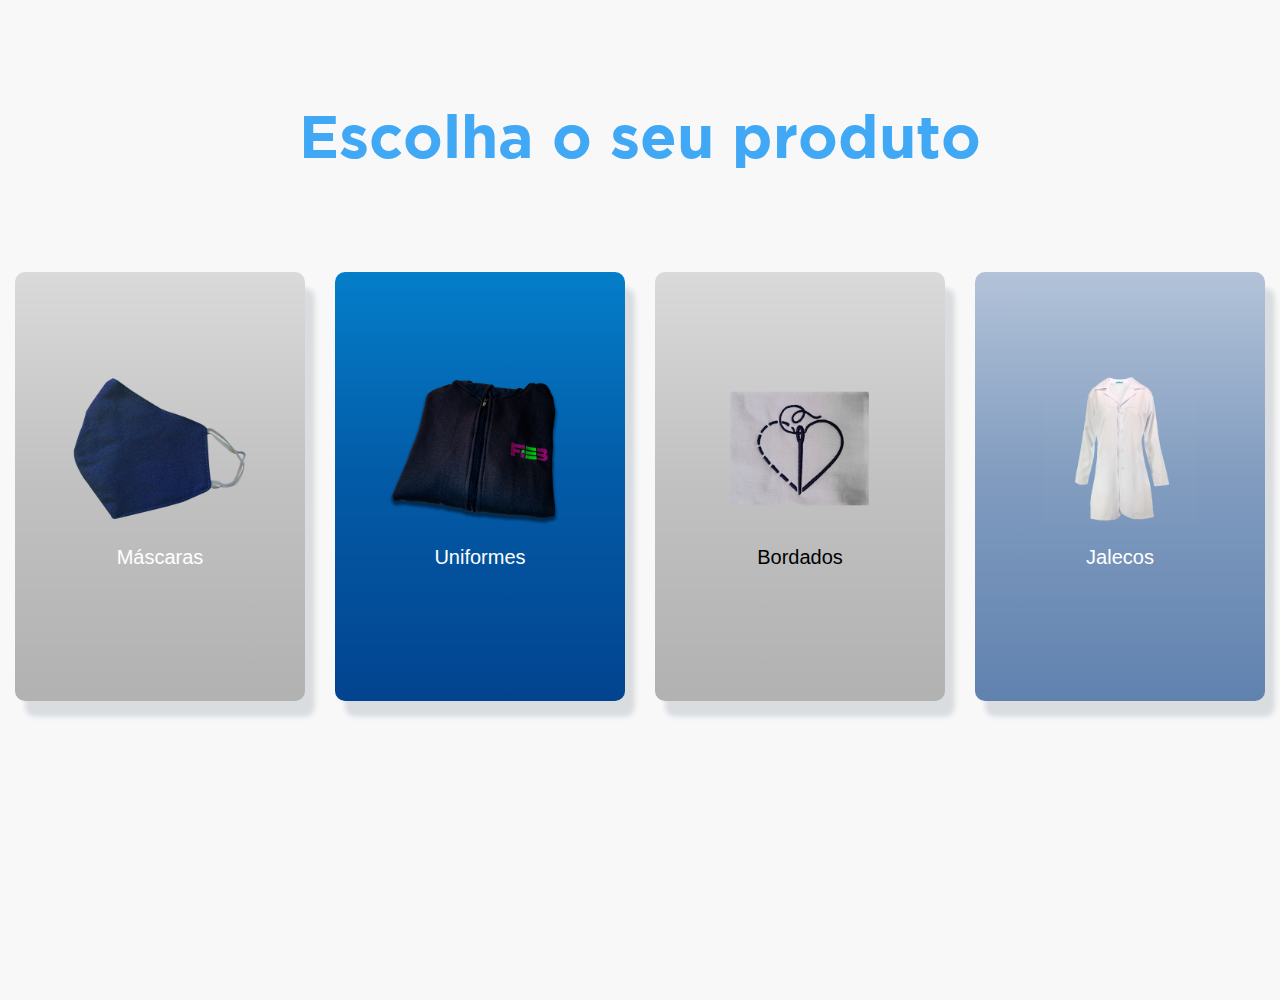
<file: secoes/secao-produtos.html>
<!DOCTYPE html>
<html lang="pt-br">

<head>
  <!-- Meta tags -->
  <meta charset="utf-8">
  <meta name="viewport" content="width=device-width, initial-scale=1, shrink-to-fit=no">

  <!-- Fontes -->

  <!-- Bootstrap e CSS -->
  <link rel="stylesheet" href="../css/bootstrap.css">
  <link rel="stylesheet" href="../css/style.css">
  
  
  <title>Home | Elcia Uniformes</title>

</head>

<body>

  <div class="company-stage">

    <!--------------------------------------------------------- secao home ---------------------------------------------------------->

    <!--------------------------------------------------------- secao diferenciais ---------------------------------------------------------->

    <!--------------------------------------------------------- secao produtos ---------------------------------------------------------->
    <div class="secao-produtos">
      
      <div class="container-fluid">

        <!-- Título da seção -->
        <h1 class="secao-titulo">Escolha o seu produto</h1>

        <!-- Cards dos Produtos -->
        <div class="card-deck">

          <!-- Máscaras -->
          <a class="card text-center" style="background-color: #C1C1C1;" href="" data-toggle="modal"
          data-target="#myModalMascaras">
              <img class="card-img-top" src="../img/mascara-1.png" alt="Máscaras">
              <div class="card-body">
                <h5 class="card-title">Máscaras</h5>
              </div>
          </a>

          <!-- Uniformes -->
          <a class="card text-center" style="background-color: #035AA6;" href="" data-toggle="modal"
          data-target="#myModalUniformes">
            <img class="card-img-top" src="../img/uniforme-2.png" alt="Uniformes">
            <div class="card-body">
              <h5 class="card-title">Uniformes</h5>
            </div>
          </a>

          <!-- Bordados -->
          <a class="card text-center" href="" data-toggle="modal"
          data-target="#myModalBordados">
            <img class="card-img-top" src="../img/bordado-5.png" alt="Bordados">
            <div class="card-body">
              <h5 class="card-title" style="color: black;">Bordados</h5>
            </div>
          </a>

          <!-- Jalecos -->
          <a class="card text-center" style="background-color: #809BBF;" href="" data-toggle="modal"
          data-target="#myModalJalecos">
            <img class="card-img-top" src="../img/jaleco-4.png" alt="Jalecos">
            <div class="card-body">
              <h5 class="card-title">Jalecos</h5>
            </div>
          </a>
          
        </div>
      </div>

      <!-- Modal Uniformes -->
      <div class="modal fade" id="myModalUniformes">
        <div class="modal-dialog modal-xl modal-dialog-centered">
          <div class="modal-content">

            <!-- Modal Header -->
            <div class="modal-header">
              <h4 class="modal-title">Uniformes</h4>
              <button type="button" class="close" data-dismiss="modal">&times;</button>
            </div>

            <!-- Modal body -->
            <div class="modal-body">
              <!-- Container for the image gallery -->
              <div class="container-produto">

                <!-- Full-width images with number text -->
                <div class="mySlides">
                  <div class="numbertext">
                    <p>QuietComfort 35 wireless headphones II</p>
                  </div>
                  <img src="../img/uniforme-wide-1.png" style="width:100%">
                </div>

                <div class="mySlides">
                  <div class="numbertext">
                    <p>SoundLink® aroundear wireless headphones</p>
                  </div>
                  <img src="../img/uniforme-wide-2.png" style="width:100%">
                </div>

                <div class="mySlides">
                  <div class="numbertext">
                    <p>Bose on-ear wireless headphones</p>
                  </div>
                  <img src="../img/uniforme-wide-3.png" style="width:100%">
                </div>

                <div class="mySlides">
                  <div class="numbertext">
                    <p>QuietComfort 35 wireless headphones II</p>
                  </div>
                  <img src="../img/uniforme-wide-4.png" style="width:100%">
                </div>

                <div class="mySlides">
                  <div class="numbertext">
                    <p>AirPods Max</p>
                  </div>
                  <img src="../img/uniforme-wide-5.png" style="width:100%">
                </div>

                <div class="mySlides">
                  <div class="numbertext">
                    <p>Bose Noise Cancelling Headphones 700</p>
                  </div>
                  <img src="../img/uniforme-wide-6.png" style="width:100%">
                </div>

                <!-- Next and previous buttons 
                  <a class="prev" onclick="plusSlides(-1)">&#10094;</a>
                  <a class="next" onclick="plusSlides(1)">&#10095;</a>-->

                <!-- Image text -->
                <div class="caption-container">
                  <button type="button" class="btn btn-primary" data-dismiss="modal">Orçamento |
                    <img class="whatsapp" src="../img/whatsapp-1@2x.svg" width="15%" />
                  </button>
                  <p id="caption"></p>
                </div>

                <!-- Thumbnail images -->
                <div class="row-galeria">
                  <div class="column">
                    <img class="demo cursor" src="../img/uniforme-1.png" style="width:100%" onclick="currentSlide(1)"
                      alt="">
                  </div>
                  <div class="column">
                    <img class="demo cursor" src="../img/uniforme-2.png" style="width:100%" onclick="currentSlide(2)"
                      alt="">
                  </div>
                  <div class="column">
                    <img class="demo cursor" src="../img/uniforme-3.png" style="width:100%" onclick="currentSlide(3)"
                      alt="">
                  </div>
                  <div class="column">
                    <img class="demo cursor" src="../img/uniforme-4.png" style="width:100%" onclick="currentSlide(4)"
                      alt="">
                  </div>
                  <div class="column">
                    <img class="demo cursor" src="../img/uniforme-5.png" style="width:100%" onclick="currentSlide(5)"
                      alt="">
                  </div>
                  <div class="column">
                    <img class="demo cursor" src="../img/uniforme-6.png" style="width:100%" onclick="currentSlide(6)"
                      alt="">
                  </div>
                </div>
              </div>
            </div>

            <!-- Modal footer -->
            <div class="modal-footer">
              <button type="button" class="btn btn-secondary" data-dismiss="modal">Fechar</button>
            </div>

          </div>
        </div>
      </div>

      <!-- Modal Bordados -->
      <div class="modal fade" id="myModalBordados">
        <div class="modal-dialog modal-xl modal-dialog-centered">
          <div class="modal-content">

            <!-- Modal Header -->
            <div class="modal-header">
              <h4 class="modal-title">Bordados</h4>
              <button type="button" class="close" data-dismiss="modal">&times;</button>
            </div>

            <!-- Modal body -->
            <div class="modal-body">
              <!-- Container for the image gallery -->
              <div class="container-produto">

                <!-- Full-width images with number text -->
                <div class="mySlides-bordados">
                  <div class="numbertext">
                    <p>QuietComfort 35 wireless headphones II</p>
                  </div>
                  <img src="../img/bordado-wide-1.png" style="width:100%">
                </div>

                <div class="mySlides-bordados">
                  <div class="numbertext">
                    <p>SoundLink® aroundear wireless headphones</p>
                  </div>
                  <img src="../img/bordado-wide-2.png" style="width:100%">
                </div>

                <div class="mySlides-bordados">
                  <div class="numbertext">
                    <p>Bose on-ear wireless headphones</p>
                  </div>
                  <img src="../img/bordado-wide-3.png" style="width:100%">
                </div>

                <div class="mySlides-bordados">
                  <div class="numbertext">
                    <p>QuietComfort 35 wireless headphones II</p>
                  </div>
                  <img src="../img/bordado-wide-4.png" style="width:100%">
                </div>

                <div class="mySlides-bordados">
                  <div class="numbertext">
                    <p>AirPods Max</p>
                  </div>
                  <img src="../img/bordado-wide-5.png" style="width:100%">
                </div>

                <!-- Next and previous buttons 
                  <a class="prev" onclick="plusSlides(-1)">&#10094;</a>
                  <a class="next" onclick="plusSlides(1)">&#10095;</a>-->

                <!-- Image text -->
                <div class="caption-container">
                  <button type="button" class="btn btn-primary" data-dismiss="modal">Orçamento |
                    <img class="whatsapp" src="../img/whatsapp-1@2x.svg" width="15%" />
                  </button>
                  <p id="caption-bordados"></p>
                </div>

                <!-- Thumbnail images -->
                <div class="row-galeria">
                  <div class="column">
                    <img class="demo-bordados cursor" src="../img/bordado-1.png" style="width:100%"
                      onclick="currentSlideBordados(1)" alt="">
                  </div>
                  <div class="column">
                    <img class="demo-bordados cursor" src="../img/bordado-2.png" style="width:100%"
                      onclick="currentSlideBordados(2)" alt="">
                  </div>
                  <div class="column">
                    <img class="demo-bordados cursor" src="../img/bordado-3.png" style="width:100%"
                      onclick="currentSlideBordados(3)" alt="">
                  </div>
                  <div class="column">
                    <img class="demo-bordados cursor" src="../img/bordado-4.png" style="width:100%"
                      onclick="currentSlideBordados(4)" alt="">
                  </div>
                  <div class="column">
                    <img class="demo-bordados cursor" src="../img/bordado-5.png" style="width:100%"
                      onclick="currentSlideBordados(5)" alt="">
                  </div>
                </div>
              </div>
            </div>

            <!-- Modal footer -->
            <div class="modal-footer">
              <button type="button" class="btn btn-secondary" data-dismiss="modal">Fechar</button>
            </div>

          </div>
        </div>
      </div>

      <!-- Modal Máscaras -->
      <div class="modal fade" id="myModalMascaras">
        <div class="modal-dialog modal-xl modal-dialog-centered">
          <div class="modal-content">

            <!-- Modal Header -->
            <div class="modal-header">
              <h4 class="modal-title">Máscaras</h4>
              <button type="button" class="close" data-dismiss="modal">&times;</button>
            </div>

            <!-- Modal body -->
            <div class="modal-body">
              <!-- Container for the image gallery -->
              <div class="container-produto">

                <!-- Full-width images with number text -->
                <div class="mySlides-mascaras">
                  <div class="numbertext">
                    <p>QuietComfort 35 wireless headphones II</p>
                  </div>
                  <img src="../img/mascara-wide-1.png" style="width:100%">
                </div>

                <div class="mySlides-mascaras">
                  <div class="numbertext">
                    <p>SoundLink® aroundear wireless headphones</p>
                  </div>
                  <img src="../img/mascara-wide-2.png" style="width:100%">
                </div>

                <div class="mySlides-mascaras">
                  <div class="numbertext">
                    <p>Bose on-ear wireless headphones</p>
                  </div>
                  <img src="../img/mascara-wide-3.png" style="width:100%">
                </div>

                <div class="mySlides-mascaras">
                  <div class="numbertext">
                    <p>QuietComfort 35 wireless headphones II</p>
                  </div>
                  <img src="../img/mascara-wide-4.png" style="width:100%">
                </div>

                <div class="mySlides-mascaras">
                  <div class="numbertext">
                    <p>AirPods Max</p>
                  </div>
                  <img src="../img/mascara-wide-5.png" style="width:100%">
                </div>

                <div class="mySlides-mascaras">
                  <div class="numbertext">
                    <p>Bose Noise Cancelling Headphones 700</p>
                  </div>
                  <img src="../img/mascara-wide-6.png" style="width:100%">
                </div>

                <!-- Next and previous buttons 
                  <a class="prev" onclick="plusSlidesMascaras(-1)">&#10094;</a>
                  <a class="next" onclick="plusSlidesMascaras(1)">&#10095;</a>-->

                <!-- Image text -->
                <div class="caption-container">
                  <button type="button" class="btn btn-primary" data-dismiss="modal">Orçamento |
                    <img class="whatsapp" src="../img/whatsapp-1@2x.svg" width="15%" />
                  </button>
                  <p id="caption-mascaras"></p>
                </div>

                <!-- Thumbnail images -->
                <div class="row-galeria">
                  <div class="column">
                    <img class="demo-mascaras cursor" src="../img/mascara-1.png" style="width:100%"
                      onclick="currentSlideMascaras(1)" alt="">
                  </div>
                  <div class="column">
                    <img class="demo-mascaras cursor" src="../img/mascara-2.png" style="width:100%"
                      onclick="currentSlideMascaras(2)" alt="">
                  </div>
                  <div class="column">
                    <img class="demo-mascaras cursor" src="../img/mascara-3.png" style="width:100%"
                      onclick="currentSlideMascaras(3)" alt="">
                  </div>
                  <div class="column">
                    <img class="demo-mascaras cursor" src="../img/mascara-4.png" style="width:100%"
                      onclick="currentSlideMascaras(4)" alt="">
                  </div>
                  <div class="column">
                    <img class="demo-mascaras cursor" src="../img/mascara-5.png" style="width:100%"
                      onclick="currentSlideMascaras(5)" alt="">
                  </div>
                  <div class="column">
                    <img class="demo-mascaras cursor" src="../img/mascara-6.png" style="width:100%"
                      onclick="currentSlideMascaras(6)" alt="">
                  </div>
                </div>
              </div>
            </div>

            <!-- Modal footer -->
            <div class="modal-footer">
              <button type="button" class="btn btn-secondary" data-dismiss="modal">Fechar</button>
            </div>

          </div>
        </div>
      </div>

      <!-- Modal Jalecos -->
      <div class="modal fade" id="myModalJalecos">
        <div class="modal-dialog modal-xl modal-dialog-centered">
          <div class="modal-content">

            <!-- Modal Header -->
            <div class="modal-header">
              <h4 class="modal-title">Jalecos</h4>
              <button type="button" class="close" data-dismiss="modal">&times;</button>
            </div>

            <!-- Modal body -->
            <div class="modal-body">
              <!-- Container for the image gallery -->
              <div class="container-produto">

                <!-- Full-width images with number text -->
                <div class="mySlides-jalecos">
                  <div class="numbertext">
                    <p>QuietComfort 35 wireless headphones II</p>
                  </div>
                  <img src="../img/jaleco-wide-1.png" style="width:100%">
                </div>

                <div class="mySlides-jalecos">
                  <div class="numbertext">
                    <p>SoundLink® aroundear wireless headphones</p>
                  </div>
                  <img src="../img/jaleco-wide-2.png" style="width:100%">
                </div>

                <div class="mySlides-jalecos">
                  <div class="numbertext">
                    <p>Bose on-ear wireless headphones</p>
                  </div>
                  <img src="../img/jaleco-wide-3.png" style="width:100%">
                </div>

                <div class="mySlides-jalecos">
                  <div class="numbertext">
                    <p>QuietComfort 35 wireless headphones II</p>
                  </div>
                  <img src="../img/jaleco-wide-4.png" style="width:100%">
                </div>

                <!-- Next and previous buttons 
                  <a class="prev" onclick="plusSlides(-1)">&#10094;</a>
                  <a class="next" onclick="plusSlides(1)">&#10095;</a>-->

                <!-- Image text -->
                <div class="caption-container">
                  <button type="button" class="btn btn-primary" data-dismiss="modal">Orçamento |
                    <img class="whatsapp" src="../img/whatsapp-1@2x.svg" width="15%" />
                  </button>
                  <p id="caption-jalecos"></p>
                </div>

                <!-- Thumbnail images -->
                <div class="row-galeria">
                  <div class="column">
                    <img class="demo-jalecos cursor" src="../img/jaleco-1.png" style="width:100%"
                      onclick="currentSlideJalecos(1)" alt="">
                  </div>
                  <div class="column">
                    <img class="demo-jalecos cursor" src="../img/jaleco-2.png" style="width:100%"
                      onclick="currentSlideJalecos(2)" alt="">
                  </div>
                  <div class="column">
                    <img class="demo-jalecos cursor" src="../img/jaleco-3.png" style="width:100%"
                      onclick="currentSlideJalecos(3)" alt="">
                  </div>
                  <div class="column">
                    <img class="demo-jalecos cursor" src="../img/jaleco-4.png" style="width:100%"
                      onclick="currentSlideJalecos(4)" alt="">
                  </div>

                </div>
              </div>
            </div>

            <!-- Modal footer -->
            <div class="modal-footer">
              <button type="button" class="btn btn-secondary" data-dismiss="modal">Fechar</button>
            </div>

          </div>
        </div>
      </div>

    </div>
    <!--------------------------------------------------------- secao blog ---------------------------------------------------------->
    
    <!--------------------------------------------------------- secao mapa ---------------------------------------------------------->
    
    <!--------------------------------------------------------- secao sobre ------------------------------------------------------------>
    
    <!--------------------------------------------------------- secao footer--------------------------------------------------------->
    
    <!--------------------------------------------------------- final ---------------------------------------------------------->
  </div>


  <!-- JavaScript (Opcional) -->
  <!-- jQuery primeiro, depois Popper.js, depois Bootstrap JS -->
  <script src="https://code.jquery.com/jquery-3.3.1.slim.min.js"
    integrity="sha384-q8i/X+965DzO0rT7abK41JStQIAqVgRVzpbzo5smXKp4YfRvH+8abtTE1Pi6jizo" crossorigin="anonymous">
  </script>
  <script src="https://cdnjs.cloudflare.com/ajax/libs/popper.js/1.14.3/umd/popper.min.js"
    integrity="sha384-ZMP7rVo3mIykV+2+9J3UJ46jBk0WLaUAdn689aCwoqbBJiSnjAK/l8WvCWPIPm49" crossorigin="anonymous">
  </script>
  <script src="https://stackpath.bootstrapcdn.com/bootstrap/4.1.3/js/bootstrap.min.js"
    integrity="sha384-ChfqqxuZUCnJSK3+MXmPNIyE6ZbWh2IMqE241rYiqJxyMiZ6OW/JmZQ5stwEULTy" crossorigin="anonymous">
  </script>
  <script src="../js/w3.js"></script>
  <script src="../js/codeply.js"></script>
</body>

</html>
</file>
<file: css/style.css>
/* -------------------------------------------------------- global --------------------------------------------------------- */
* {
    margin: 0;
    padding: 0;
    box-sizing: border-box;
    scroll-behavior: smooth;
}

:root {
    --color-white: #fff;
    --color-red: #db0840;
    --color-red-hover: #f30b47;
    --color-blue-dark: #001e3c;
    --color-black: #000;
    --color-grey: #a0a0a1;
    --color-grey-light: #e2e3e5;
    --color-grey-medium: #4d4e51;
    --color-grey-dark: #1a1919;
    --color-grey-silver: #f8f8f8;
    --color-grey-raven: #737477;
    --color-transparent: hsla(0, 0%, 100%, 0);
    --fs-base: 16px;
    --max-width: 1350px;
    --spacing-bottom: 110px;
    --spacing-sides: 24px;
    --nav-height: 60px
}

body {
    height: 100%;
    background-color: var(--color-grey-silver);
}

/* Hide scrollbar for Chrome, Safari and Opera */
body::-webkit-scrollbar {
    display: none;
}

/* Hide scrollbar for IE, Edge and Firefox */
body {
    -ms-overflow-style: none;
    /* IE and Edge */
    scrollbar-width: none;
    /* Firefox */
}

@font-face {
    font-family: GothanBold;
    src: url(../fonts/Gotham-Font/GothamBold.ttf)
}

@font-face {
    font-family: GothanBook;
    src: url(../fonts/Gotham-Font/GothamBook.ttf)
}

/* ---------------------------------------------------------- secao-home  ------------------------------------------------------------- */
.company-stage {
    position: relative;
    background-image: linear-gradient(0deg, var(--color-grey-silver), hsla(0, 0%, 100%, 0));
    background-size: 100% 100vh;
    background-repeat: no-repeat;
}

.company-stage__video-wrapper {
    position: absolute;
    top: 0;
    left: 0;
    right: 0;
    width: 100%;
    height: 100vh;
    background-image: linear-gradient(0deg, var(--color-grey-silver) 0, hsla(0, 0%, 100%, 0) 60%);
    background-size: 100%;
    background-repeat: no-repeat;
    overflow: hidden;
    z-index: -1
}

.company-stage__video {
    position: absolute;
    top: -9999px;
    right: -9999px;
    bottom: -9999px;
    left: -9999px;
    min-width: 100%;
    min-height: 100%;
    margin: auto
}

.secao-home {
    /* The image used */


    /* Full height */
    height: 100vh;

    /* Center and scale the image nicely */
    
}

#navbar {
    background-image: linear-gradient(0deg, hsla(0, 0%, 100%, 0.027), var(--color-blue-dark));
    position: fixed;
    top: 0;
    width: 100%;
    display: block;
    transition: top 0.3s;
    z-index: 1;

}

.secao-home .navbar-logo {
    height: 120px;
    margin-top: 0px;
}

.secao-home .navbar-home {
    letter-spacing: 1px;
    margin-left: 36px;
    font-size: 20px;
    font-family: GothanBold;
    color: white;
}

.secao-home .redes-sociais {
    align-items: flex-start;
    display: flex;
    height: 40px;
    align-items: center;
    justify-content: center;
    position: relative;
    top: 90%;
}

.secao-home .facebook {
    height: 40px;
    margin-top: -0px;
    width: 40px;
    transition: filter 0.2s;
}

.secao-home .whatsapp {
    height: 40px;
    margin-left: 36px;
    width: 41px;
    transition: filter 0.2s;
}

.secao-home .linkedin {
    height: 40px;
    margin-left: 36px;
    width: 40px;
    transition: filter 0.2s;
}

.secao-home .instagram {
    height: 40px;
    margin-left: 36px;
    min-width: 40px;
    transition: filter 0.2s;
}

.secao-home a:hover {
    text-decoration: none;
    filter: brightness(0.8);
}
  

/* ----------------------------------------------------- secao-diferenciais ------------------------------------------------------ */
.secao-diferenciais {
    /* The image used */
    background-color: var(--color-grey-silver);
    /* Full height */
    min-height: 100vh;

    /* Center and scale the image nicely */
    
}

.secao-diferenciais .secao-titulo {
    text-align: center;
    font-family: GothanBold;
    color: #40a8f4;
    margin: 100px auto 100px;
    font-size: 60px;
}

.secao-diferenciais .card {
    align-items: center;
    justify-items: center;
    color: #035AA6;
    font-family: GothanBold;
    border-style: none;
    background-color: transparent;
    font-size: large;
}

.secao-diferenciais .seta {
    display: block;
    margin-left: auto;
    margin-right: auto;
}

/* -------------------------------------------------------- secao-produtos --------------------------------------------------------- */
.secao-produtos {
    background-color: var(--color-grey-silver);
    min-height: 100vh;
    
}

.secao-produtos .card{
    align-items: center;
    justify-content: center;
    position: relative;
    background-color: #C1C1C1;
    border-radius: 10px;
    border-style: none;
    box-shadow: 10px 16px 5px 0px rgba(0, 30, 60, .12);
    padding: 100px 30px 100px;
    text-decoration: none;
    background-blend-mode: overlay;
    background-image: linear-gradient(180deg, hsla(0, 0%, 100%, .4), hsla(0, 0%, 100%, 0) 49%, rgba(0, 0, 0, .25));
    color: var(--color-white); 
    transition: 0.3s;
}

.secao-produtos .card:hover{
    background-color: #40a8f4;
}


@-webkit-keyframes swing
{
    15%
    {
        -webkit-transform: translateX(5px);
        transform: translateX(5px);
    }
    30%
    {
        -webkit-transform: translateX(-5px);
       transform: translateX(-5px);
    } 
    50%
    {
        -webkit-transform: translateX(3px);
        transform: translateX(3px);
    }
    65%
    {
        -webkit-transform: translateX(-3px);
        transform: translateX(-3px);
    }
    80%
    {
        -webkit-transform: translateX(2px);
        transform: translateX(2px);
    }
    100%
    {
        -webkit-transform: translateX(0);
        transform: translateX(0);
    }
}
@keyframes swing
{
    15%
    {
        -webkit-transform: translateX(5px);
        transform: translateX(5px);
    }
    30%
    {
        -webkit-transform: translateX(-5px);
        transform: translateX(-5px);
    }
    50%
    {
        -webkit-transform: translateX(3px);
        transform: translateX(3px);
    }
    65%
    {
        -webkit-transform: translateX(-3px);
        transform: translateX(-3px);
    }
    80%
    {
        -webkit-transform: translateX(2px);
        transform: translateX(2px);
    }
    100%
    {
        -webkit-transform: translateX(0);
        transform: translateX(0);
    }
}
.secao-produtos .card:hover{
    -webkit-animation: swing 1s ease;
        animation: swing 1s ease;
        -webkit-animation-iteration-count: 1;
        animation-iteration-count: 1;
}

.secao-produtos .secao-titulo{
    text-align: center;
    font-family: GothanBold;
    color: #40a8f4;
    margin: 100px auto 100px;
    font-size: 60px;
}

.secao-produtos .modal{
    font-family: GothanBold;
}  

.secao-produtos .modal .descricao{
    font-family: GothanBook;
    font-size: medium;
}  
   
/* -------------------------------------------------------- modal produtos e slider --------------------------------------------------------- */
/* --------- modal --------------*/
@media (min-width: 992px) {
    .modal-xl {
        max-width: 994px;
    }
}

/* --------- slider --------------*/
.container-produto img {
    vertical-align: middle;
}

/* Position the image container (needed to position the left and right arrows) */
.container-produto {
    position: relative;
}

/* Hide the images by default */
.container-produto .mySlides {
    display: none;
}

/* Add a pointer when hovering over the thumbnail images */
.container-produto .cursor {
    cursor: pointer;
}

/* Position the "next button" to the right */
.container-produto .next {
    right: 0;
    border-radius: 3px 0 0 3px;
}

/* Number text (1/3 etc) */
.container-produto .numbertext {
    color: black;
    font-size: 3.5vh;
    position: relative;
    top: 0;
}

/* Container for image text */
.container-produto .caption-container {
    text-align: left;
    background-color: white;
    padding: 2px 16px;
    color: #035AA6;
}

.container-produto .row-galeria:after {
    content: "";
    display: table;
    clear: both;
}

/* Six columns side by side */
.container-produto .column {
    float: left;
    width: 16%;
    border: 1px solid #ddd;
    /* Gray border */
    border-radius: 10px;
    /* Rounded border */
    margin: 0.2rem;
}

/* Add a transparency effect for thumnbail images */
.container-produto .demo {
    opacity: 0.6;
}

.container-produto .active,
.container-produto .demo:hover {
    opacity: 1;
}

.secao-produtos .btn-primary {
    color: black;
    background-color: transparent;
    border-color: white;
    border-radius: 1rem;
    border-color: rgb(206, 206, 206);

}

.secao-produtos .btn-primary:hover {
    color: #fff;
    background-color: #56d15c;
    border-color: white;
}

.secao-produtos .whatsapp {
    height: 25px;
    width: 41px;
}

.secao-produtos .fitamedida {
    width: 35px;
}

.secao-produtos .modal-header{
    border-style: none;
    color: #40a8f4;
}

.secao-produtos .modal-footer{
    justify-content: center;
    border-style: none;
}

/* ----------------------------------------------------- secao-blog ------------------------------------------------------ */
.secao-blog {
    text-align: center;
    background-color: var(--color-grey-silver);
    min-height: 100vh;
}

.container-blog {
    align-items: center;
    justify-content: center;
    display: flex;
    font-family: GothanBold;
    color: #035AA6;
    flex-direction: column;
}

.secao-blog .secao-titulo {
    text-align: center;
    font-family: GothanBold;
    color: #40a8f4;
    margin: 100px auto 100px;
    font-size: 60px;
}

.secao-blog p {
    margin-top: 1.25rem;
    font-size: 1.25rem;
    font-family: GothanBook;
    color: black;
}

.secao-blog .card{
    background-color: var(--color-white);
    border-radius: 10px;
    border-style: none;
    box-shadow: 10px 16px 5px 0px rgba(0, 30, 60, .12);
    text-decoration: none;
    color: black;
    
    background-color: var(--color-);
    background-blend-mode: overlay;
    background-image: linear-gradient(180deg, rgb(255, 255, 255), hsl(0, 0%, 100%) 49%, rgba(109, 109, 109, 0.082));
    
}

.secao-blog .card .card-footer{
    border-style: none;
}

/*---------------- modal -------------- */

.secao-blog .modal {
    text-align: justify;
}

.secao-blog .modal-header {
    display: -ms-flexbox;
    display: flex;
    -ms-flex-align: start;
    align-items: flex-start;
    -ms-flex-pack: justify;
    justify-content: space-between;
    padding: 1rem;

    border-top-left-radius: 10px;
    border-top-right-radius: 10px;
    border-bottom-left-radius: 0.3rem;
    border-bottom-right-radius: 0.3rem;

    /* The image used */

    /* Full height */
    width: 100%;
    height: 20rem;

    /* Center and scale the image nicely */
    background-position: right;
    background-repeat: no-repeat;
    background-size: cover;
    
    
}

.secao-blog .modal-header h1 {
    font-family: GothanBold;
    color: white;
}

.secao-blog .modal-body h3 {
    font-family: GothanBold;
    color: black;
}

.secao-blog .modal-body p {
    font-family: GothanBook;
    color: black;
}


/* Hide scrollbar for Chrome, Safari and Opera */
.secao-blog .modal::-webkit-scrollbar {
    display: none;
}

/* Hide scrollbar for IE, Edge and Firefox */
.secao-blog .modal {
    -ms-overflow-style: none;
    /* IE and Edge */
    scrollbar-width: none;
    /* Firefox */
}

.secao-blog .modal-footer{
    justify-content: center;
    border-style: none;
}

.btn-danger {
    color: black;
    background-color: transparent;
    border-color: white;
    border-radius: 1rem;
    border-color: rgb(206, 206, 206);
}
  
.btn-danger:hover {
    color: #fff;
    background-color: #dc3545;
    border-color: #dc3545;
}

.modal-header .close {
    padding: 1rem;
    margin: -1rem -1rem -1rem auto;
    color: #dc3545;
    font-size: 2rem;
}

.modal-header .close:hover {
    color: #dc3545;
}

button.close {
    padding: 0;
    background-color: transparent;
    border: 0;
    -webkit-appearance: none;
  }
/* ------------------- cards e carrossel ----------------*/
@media (max-width: 768px) {
    .carousel-inner .carousel-item>div {
        display: none;
    }

    .carousel-inner .carousel-item>div:first-child {
        display: block;
    }
}

.carousel-inner .carousel-item.active,
.carousel-inner .carousel-item-next,
.carousel-inner .carousel-item-prev {
    display: flex;
}

/* display 3 */
@media (min-width: 768px) {

    .carousel-inner .carousel-item-right.active,
    .carousel-inner .carousel-item-next {
        transform: translateX(33.333%);
    }

    .carousel-inner .carousel-item-left.active,
    .carousel-inner .carousel-item-prev {
        transform: translateX(-33.333%);
    }
}

.carousel-inner .carousel-item-right,
.carousel-inner .carousel-item-left {
    transform: translateX(0);
}

.card-body-blog {
    -ms-flex: 1 1 auto;
    flex: 1 1 auto;
    padding: 0rem;
    width: auto;
}


.carousel-control-next {
    right: 0%;
}

.carousel-control-prev {
    left: 0%;
}

/* ----------------------------------------------------- secao-mapa ------------------------------------------------------ */
.secao-mapa {
    /* The image used
    background-image: url(../img/mapa.png);

    Full height
    height: 100%;

    Center and scale the image nicely
    background-position: center;
    background-repeat: no-repeat;
    background-size: cover;

    align-items: center;
    justify-content: center;
    display: flex;*/
    background-color: var(--color-grey-silver);
    min-height: 100vh;
}

.secao-mapa .secao-titulo {
    text-align: center;
    font-family: GothanBold;
    color: #40a8f4;
    margin: 100px auto 100px;
    font-size: 60px;
}

.secao-mapa .card {
    border-radius: 10px;
    border-style: none;
    color: var(--color-blue-dark);
    background-color: transparent;
}


/* ----------------------------------------------------- secao-sobre ------------------------------------------------------ */
.secao-sobre {
    /* The image used
    background-image: url(../img/bg-sobre.png);

    Full height
    min-height: 100%;

    /* Center and scale the image nicely 
    background-position: center;
    background-repeat: no-repeat;
    background-size: cover;*/
    background-color: var(--color-grey-silver);
    min-height: 100vh;
}

.secao-sobre .secao-titulo {
    text-align: center;
    font-family: GothanBold;
    color: #40a8f4;
    margin: 100px auto 100px;
    font-size: 60px;
}

.secao-sobre .nav-tabs .nav-link.active,
.nav-tabs .nav-item.show .nav-link {
    font-family: GothanBold;
    color: #40a8f4;
    background-color: transparent;
    border-color: #dee2e6 #dee2e6 rgba(255, 255, 255, 0);
    box-shadow: 10px 0px 9px 0px rgba(0, 30, 60, .12);

}

.secao-sobre .card{
    margin-top: 0px;
    padding: 60px;
    border-style: none;
    background-color: transparent;
    margin-top: 20px;

}

.secao-sobre .card-deck .card-img-top {
    border-bottom-left-radius: 10px;
    border-bottom-right-radius: 10px;
    box-shadow: 10px 16px 5px 0px rgba(0, 30, 60, .12);
    
  }

.secao-sobre .card-deck .card-footer .card-img-icon {
    height: 30px;
    width: 30px;
}

.secao-sobre .card-deck .card-footer {
    display: flex;
    align-items: center;
    justify-content: space-around;
    transition: filter 0.2s;
}

.secao-sobre .card-deck .card-footer .card-img-icon:hover {
    filter: brightness(0.8);
}

/* -------------------------------------------------------- secao-footer --------------------------------------------------------- */
footer {
    background-color: white;
}

footer .redesfooter img {
    margin-right: 15px;
}

footer .redes-sociais {
    display: flex;
    vertical-align: middle;
    position: relative;
}

footer .facebook, footer .whatsapp, footer .linkedin, footer .instagram{
    height: 30px;
    margin: 20px;
    transition: filter 0.2s;
}

footer .facebook:hover, footer .whatsapp:hover, footer .linkedin:hover, footer .instagram:hover{
    filter: brightness(0.8);
}
</file>
<file: css/blog.css>
.secao-home {
    height: 10vh;
    
}

.secao-blog .secao-titulo h1 {
    text-align: center;
    font-family: GothanBold;
    color: #40a8f4;
    margin: 100px auto 10px;
    font-size: 60px;
}

.secao-blog h5{
    text-align: center;
    font-family: GothanBook;
    color: gray;
    font-size: 20px;
}

.form-inline {
    text-align: center;
    font-family: GothanBook;
    color: gray;
    font-size: 20px;
    justify-content: center;
    margin: 100px auto 50px;
}

.btn-outline-success {
    color: black;
    background-color: #40a9f4a6;
    border-color: white;
    border-radius: 1rem;
    border-color: rgb(206, 206, 206);
    border-color: white;
    color: #fff;
  }
  
  .btn-outline-success:hover {
    color: #fff;
    background-color: #40a8f4;
    border-color: white;
  }
</file>
